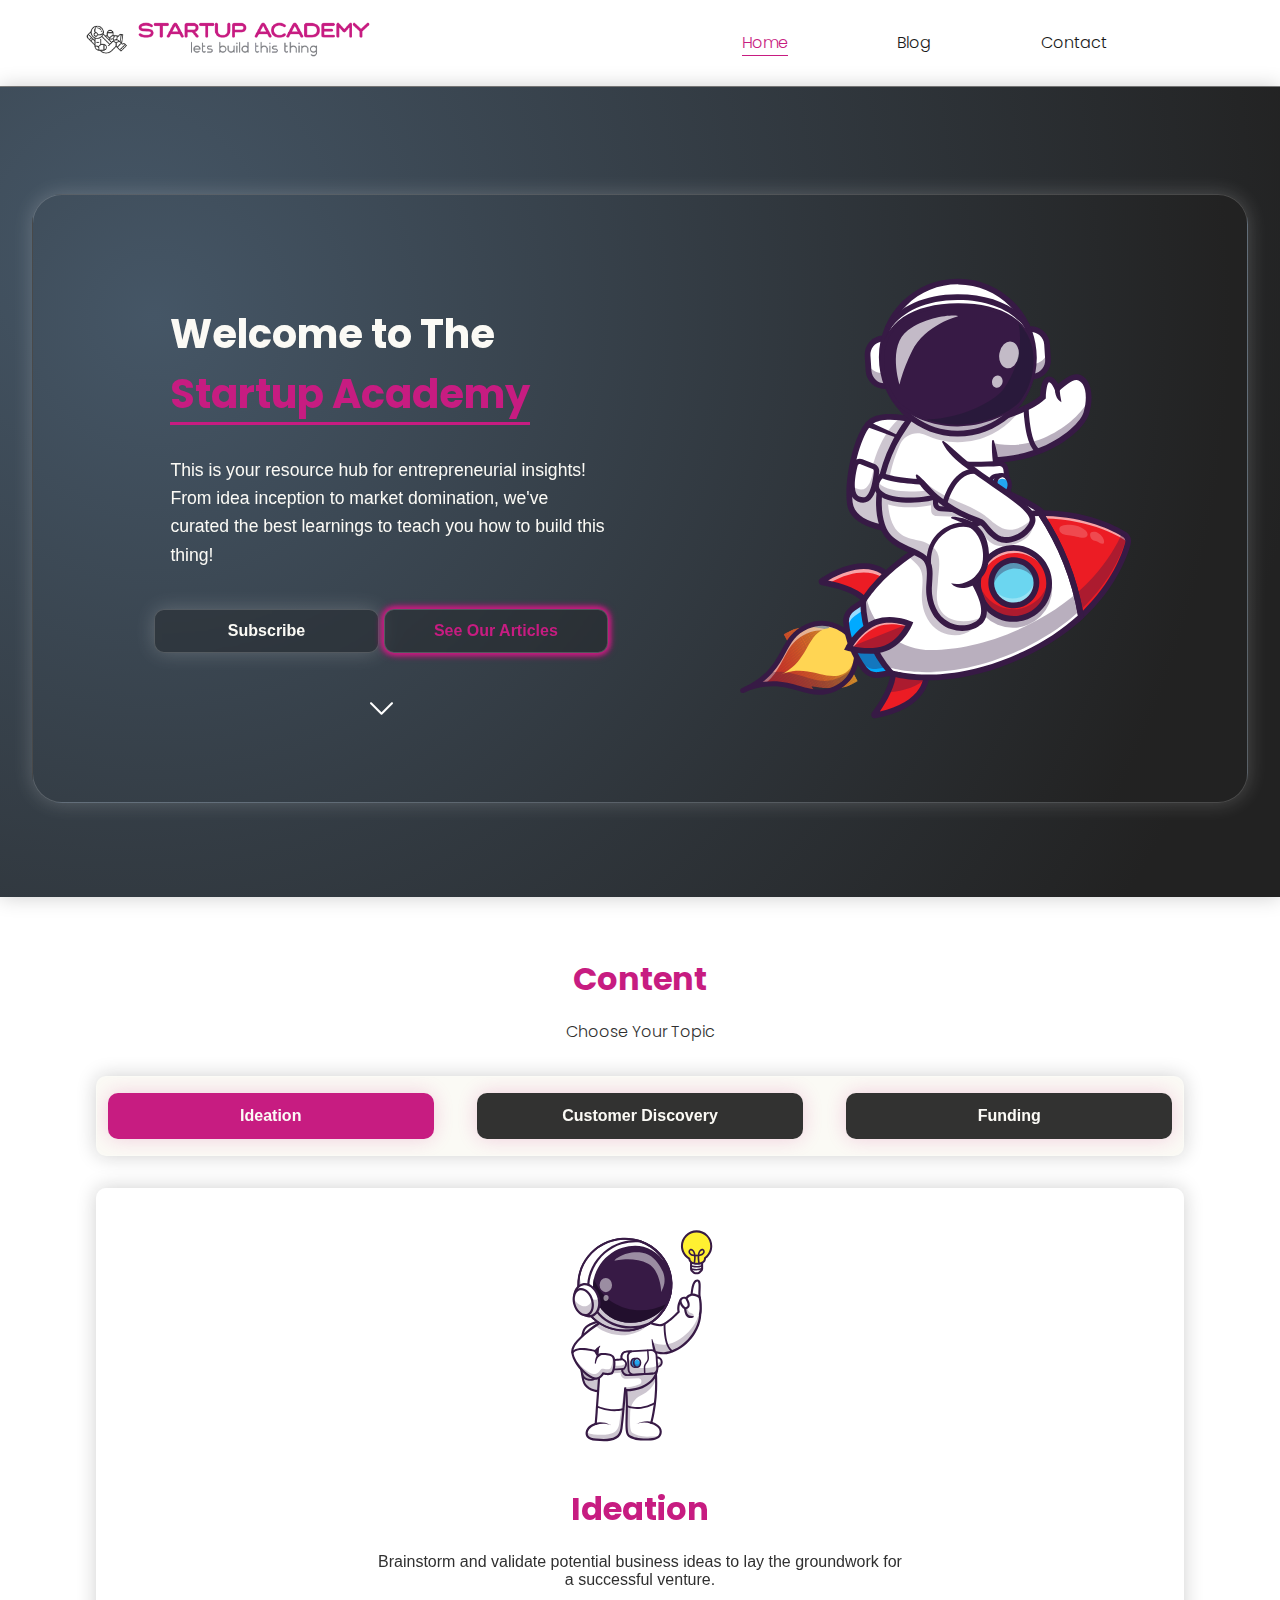
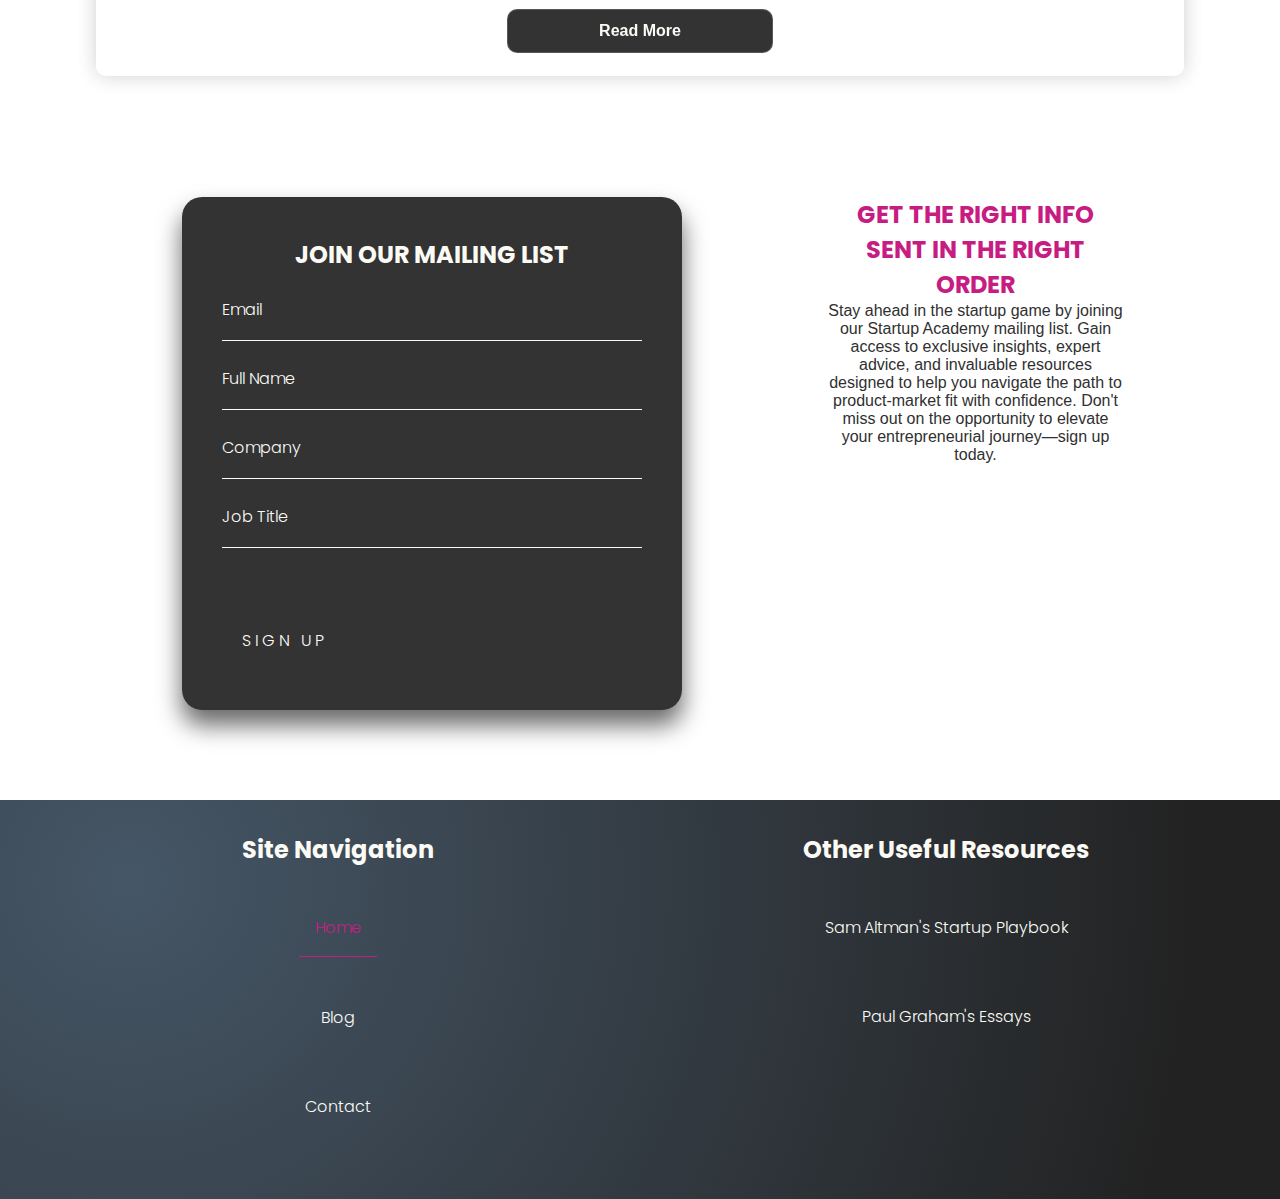
<file: index.html>
<!DOCTYPE html>
<html lang="en">

<head>
    <meta charset="UTF-8">
    <meta http-equiv="X-UA-Compatible" content="IE=edge">
    <meta name="viewport" content="width=device-width, initial-scale=1.0">
    <meta name="description" content="The best resource for Irish startup founders">
    <meta name="keywords" content="startup, entrepreneur, founder, ireland, dublin">
    <link rel="stylesheet" href="assets/css/style.css">
    <link rel="apple-touch-icon" sizes="180x180" href="assets/images/apple-touch-icon.png">
    <link rel="icon" type="image/png" sizes="32x32" href="assets/images/favicon-32x32.png">
    <link rel="icon" type="image/png" sizes="16x16" href="assets/images/favicon-16x16.png">
    <link rel="manifest" href="assets/images/site.webmanifest">
    <title>Startup Academy</title>
</head>

<body id="body">
    <header>
        <!-- navigation bar -->
        <nav class="topnav" id="myTopnav">
            <!--website logo -->
            <a href="index.html" id="logo-link" aria-label="logo link that takes you to the home page">
                <img src="assets/images/logo/500px-logo-transparent-background.webp" alt="logo" id="logo">
            </a>
            <span class="icon" id="burger-menu-icon">
                <img src="assets/images/menu-icon.svg" class="fa fa-bars" alt="burger menu"></span>

            <!-- navigation links -->
            <ul>
                <li><a href="index.html" class="active" aria-label="link that takes you to the home page">Home</a></li>
                <li><a href="blog-home.html" aria-label="link that takes you to the blog home page">Blog</a></li>
                <li><a href="contact.html" aria-label="lknk that takes you to the contact page">Contact</a></li>
            </ul>
        </nav>
    </header>
    <main>

        <!-- Hero Section -->
        <section id="hero">
            <div class="glassmorphism hero">
                <div class="hero-text-area hero-section">
                    <h1>Welcome to The <br> <span class="primary">Startup Academy</span></h1>
                    <p>This is your resource hub for entrepreneurial insights! From idea inception to market
                        domination,
                        we've curated the best learnings to teach you how to build this thing!</p>
                    <div id="hero-button-container">
                        <button type="button" id="secondary-button"
                            onclick="window.location.href = 'contact.html'">Subscribe</button>
                        <button class="main-button" id="main-button" type="button"
                            onclick="window.location.href = 'blog-home.html'">
                            <span></span>
                            <span></span>
                            <span></span>
                            <span></span>
                            See Our Articles</button>
                    </div>
                    <div class="arrow bounce">
                        <a class="fa fa-arrow-down fa-2x" href="#tab-section"
                            aria-label="scroll to content section"><img src="assets/images/down-arrow.svg"
                                alt="arrow pointing down to content section"></a>
                    </div>
                </div>
                <div class="hero-image-area hero-section">
                    <!-- hero image -->
                    <img src="assets/images/website-hero-transparent.svg" alt="hero image">
                </div>

            </div>

        </section>
        <button id="myBtn" title="Go to top" class="glassmorphism"><img src="assets/images/back-to-top.svg"
                alt="arrow pointing to the top"></button>
        <div class="content-margin-container">

            <!-- Tab Section -->
            <section class="tab-section" id="tab-section">
                <h2>Content</h2>
                <p>Choose Your Topic</p>
                <div class="tab-container">
                    <!-- Tab links -->
                    <div class="tab glassmorphism">
                        <button class="tablinks glassmorphism" id="defaultOpen"
                            onclick="openSubject(event, 'Ideation')">Ideation</button>
                        <button class="tablinks glassmorphism"
                            onclick="openSubject(event, 'Customer-Discovery')">Customer
                            Discovery</button>
                        <button class="tablinks glassmorphism" onclick="openSubject(event, 'Funding')">Funding</button>
                    </div>
                </div>
                <div class="tab-content-container">
                    <!-- Tab content -->
                    <div id="Ideation" class="tabcontent glassmorphism">
                        <img src="assets/images/ideation.svg" alt="astronaut ideating" class="astronaut-ideating">
                        <h2>Ideation</h2>
                        <p>Brainstorm and validate potential business ideas to lay the groundwork for a successful
                            venture.
                        </p>
                        <button type="button" onclick="window.location.href = 'ideation.html'">Read More</button>
                    </div>

                    <div id="Customer-Discovery" class="tabcontent glassmorphism">
                        <img src="assets/images/customer-discovery.svg" alt="two astronauts conversing">
                        <h2>Customer Discovery</h2>
                        <p>Uncover and understand your target customers' needs to achieve product-market fit and
                            resonate
                            with your intended market.</p>
                        <button type="button" onclick="window.location.href = 'customer-discovery.html'">Read
                            More</button>
                    </div>
                    <div id="Funding" class="tabcontent glassmorphism">
                        <img src="assets/images/fundraising.svg" alt="astronaut finding money in a valut">
                        <h2>Funding</h2>
                        <p>The art of raising capital and securing financial resources to fuel your startup's growth and
                            propel your entrepreneurial journey forward.</p>
                        <button type="button" onclick="window.location.href = 'fundraising.html'">Read More</button>
                    </div>
                </div>
            </section>

            <!-- Contact Section -->
            <!-- Code Sourced From Coding Stella Codepen https://codepen.io/codingstella/pen/LYJKQxB-->
            <section class="contact-section" id="home-contact">
                <div class="login-box">
                    <h2>JOIN OUR MAILING LIST</h2>
                    <form action="thank-you.html">
                        <div class="user-box">
                            <input type="email" name="email" id="email" required>
                            <label for="email">Email</label>
                        </div>
                        <div class="user-box">
                            <input type="text" name="full-name" id="full-name" required>
                            <label for="full-name">Full Name</label>
                        </div>
                        <div class="user-box">
                            <input type="text" name="company" id="company" required>
                            <label for="company">Company</label>
                        </div>
                        <div class="user-box">
                            <input type="text" name="job-title" id="job-title" required>
                            <label for="job-title">Job Title</label>
                        </div>
                        <div class="input-box">
                            <span></span>
                            <span></span>
                            <span></span>
                            <span></span>
                            <input type="submit" id="form-submit" value="submit"><label for="form-submit">SIGN UP</label>
                        </div>
                    </form>
                </div>
                <div class="contact-text">
                    <h2>GET THE RIGHT INFO SENT IN THE RIGHT ORDER</h2>
                    <p>Stay ahead in the startup game by joining our Startup Academy mailing list. Gain access to
                        exclusive
                        insights, expert advice, and invaluable resources designed to help you navigate the path to
                        product-market fit with confidence. Don't miss out on the opportunity to elevate your
                        entrepreneurial journey—sign up today.</p>
                </div>
            </section>
        </div>
    </main>

    <!-- Footer Section -->

    <footer>
        <nav>
            <h2>Site Navigation</h2>
            <ul class="footer-nav">
                <li><a href="index.html" class="active" aria-label="link that takes you to the home page">Home</a></li>
                <li><a href="blog-home.html" aria-label="link that takes you to the blog home page">Blog</a></li>
                <li><a href="contact.html" aria-label="link that takes you to the contact page">Contact</a></li>
            </ul>
        </nav>
        <div class="footer-nav">
            <h2>Other Useful Resources</h2>
            <ul class="footer-nav">
                <li>
                    <a href="https://playbook.samaltman.com/" target="_blank"
                        aria-label="link that takes you to an external website called Sam Altman's Startup Playbook">Sam
                        Altman's Startup Playbook</a>
                </li>
                <li>
                    <a href="http://www.paulgraham.com/articles.html" target="_blank"
                        aria-label="link that takes you to an external website called Paul Graham's Essays">Paul
                        Graham's Essays</a>
                </li>
            </ul>
        </div>
    </footer>
    <script src="assets/js/app.js" defer></script>
</body>

</html>
</file>
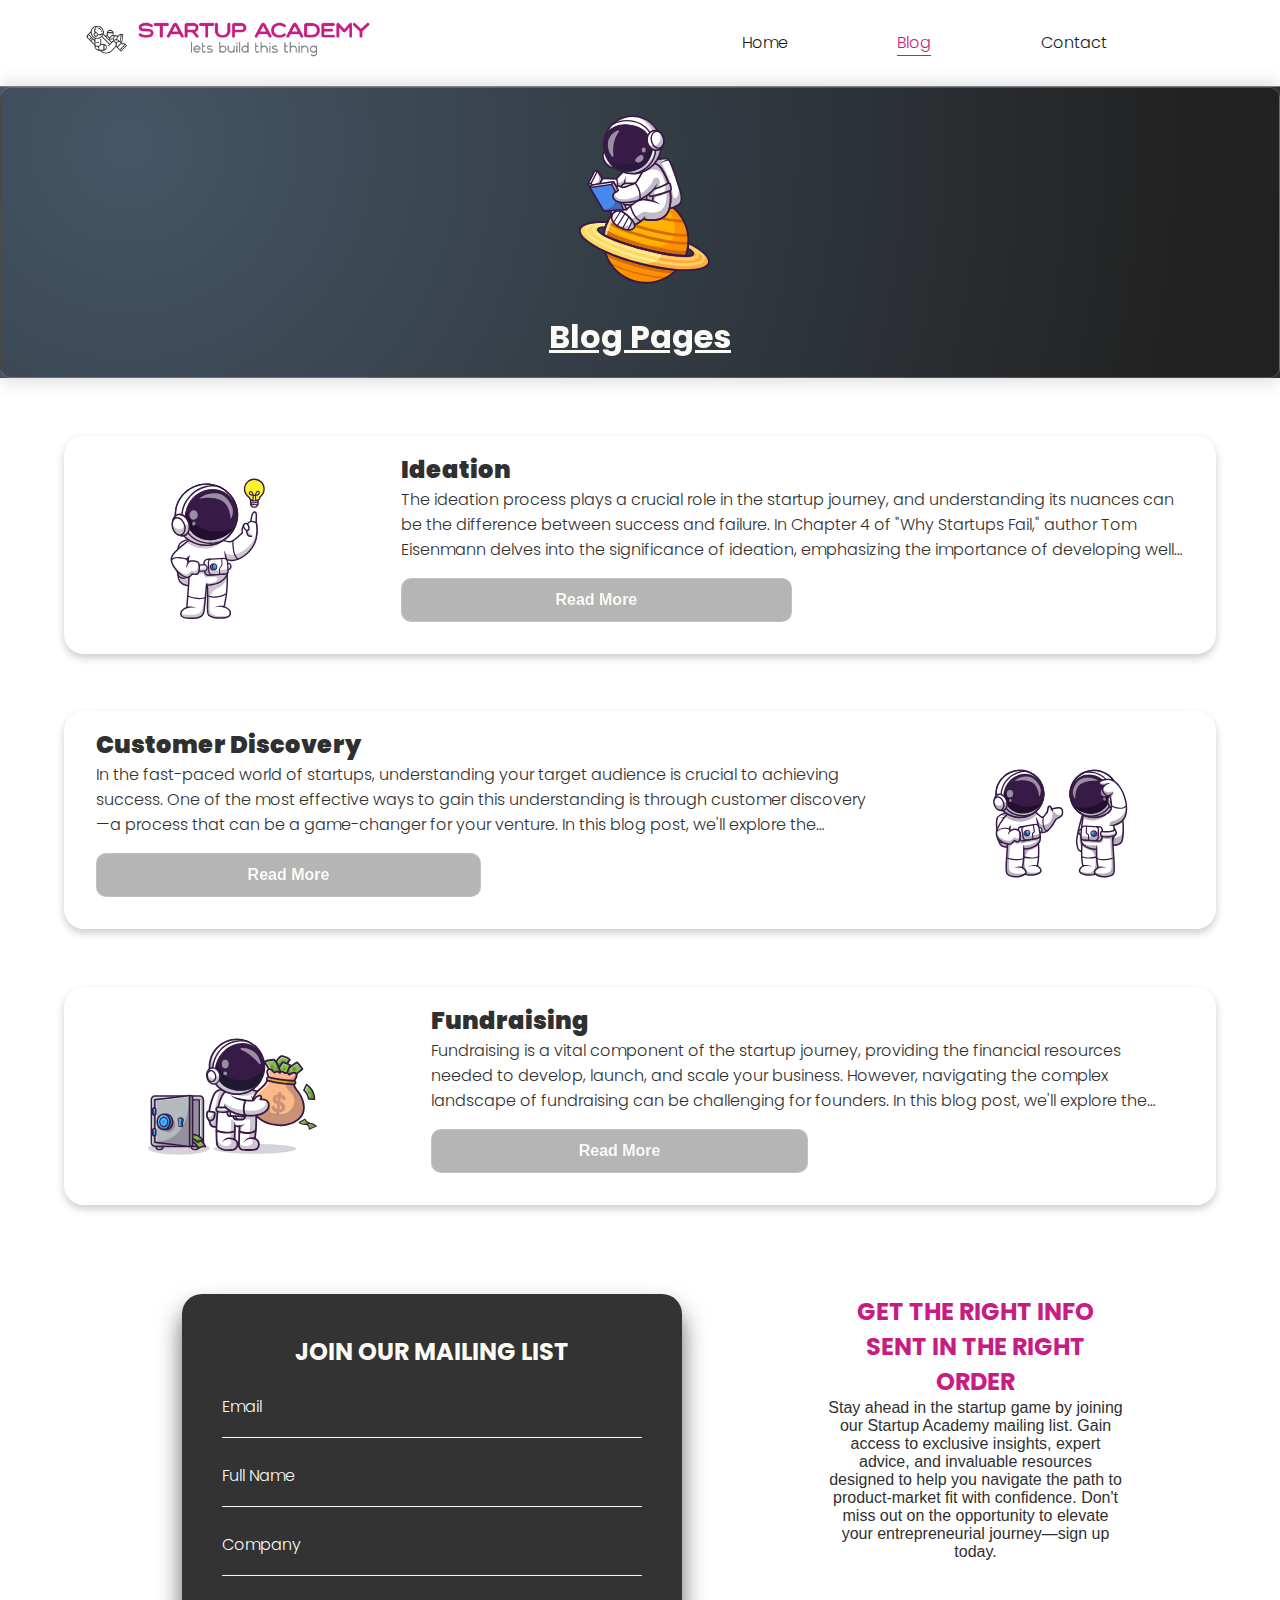
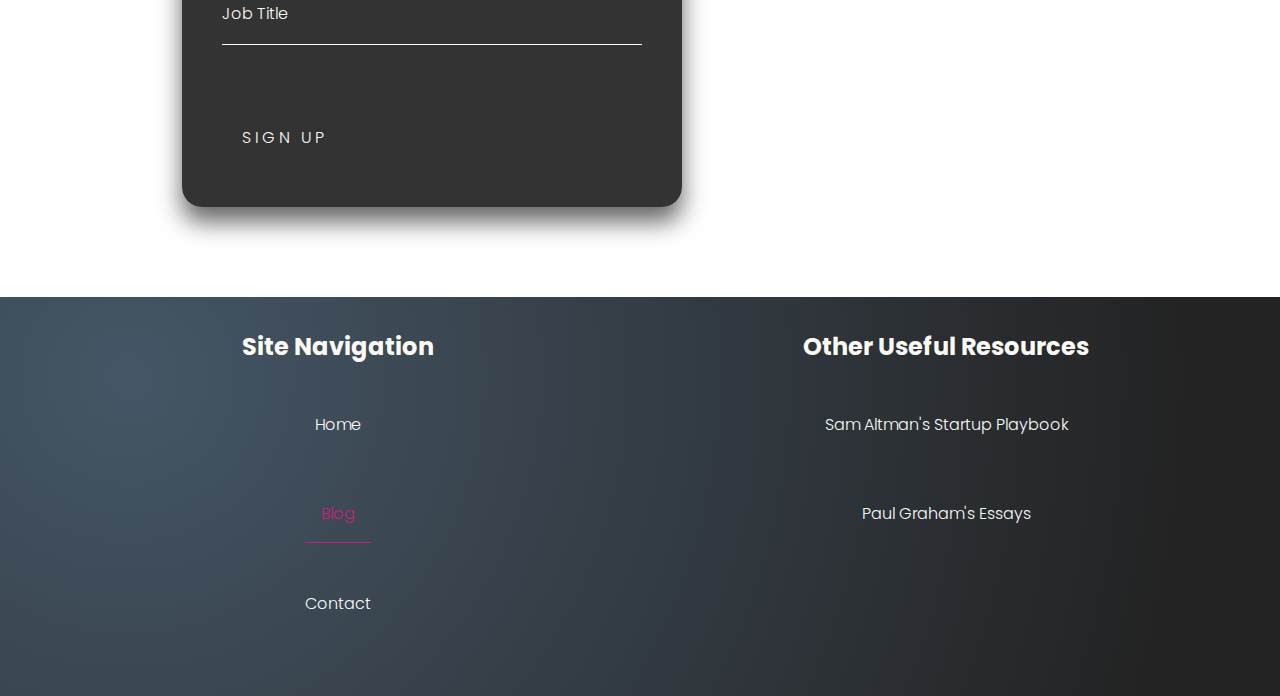
<file: blog-home.html>
<!DOCTYPE html>
<html lang="en">

<head>
    <meta charset="UTF-8">
    <meta http-equiv="X-UA-Compatible" content="IE=edge">
    <meta name="viewport" content="width=device-width, initial-scale=1.0">
    <meta name="description" content="The best resource for Irish startup founders">
    <meta name="keywords" content="startup, entrepreneur, founder, ireland, dublin">
    <link rel="stylesheet" href="assets/css/style.css">
    <link rel="apple-touch-icon" sizes="180x180" href="assets/images/apple-touch-icon.png">
    <link rel="icon" type="image/png" sizes="32x32" href="assets/images/favicon-32x32.png">
    <link rel="icon" type="image/png" sizes="16x16" href="assets/images/favicon-16x16.png">
    <link rel="manifest" href="assets/images/site.webmanifest">
    <title>Startup Academy - Blog Home</title>
</head>

<body id="body">
    <header>
        <!-- navigation bar -->
        <nav class="topnav" id="myTopnav">
            <!--website logo -->
            <a href="index.html" id="logo-link" aria-label="logo link to the home page">
                <img src="assets/images/logo/500px-logo-transparent-background.webp" alt="logo" id="logo">
            </a>
            <span class="icon" id="burger-menu-icon">
                <img src="assets/images/menu-icon.svg" class="fa fa-bars" alt="burger menu"></span>

            <!-- navigation links -->
            <ul>
                <li><a href="index.html" aria-label="navigation link to the home page">Home</a></li>
                <li><a href="blog-home.html" class="active" aria-label="navigation link to the blog home page">Blog</a>
                </li>
                <li><a href="contact.html" aria-label="navigation link to the contact home page">Contact</a></li>
            </ul>
        </nav>
    </header>
    <main>

        <!-- Blog Header Section -->
        <section id="blog-header">
            <div class="glassmorphism blog-header">
                <div class="hero-image-area hero-section">
                    <!-- hero image -->
                    <img src="assets/images/blog-header.svg" alt="hero image of astronaut riding a rocket">
                </div>
                <h1>Blog Pages</h1>
            </div>
        </section>
        <button id="myBtn" title="Go to top" class="glassmorphism"><img src="assets/images/back-to-top.svg"
                alt="arrow pointing to the top"></button>
        <div class="content-margin-container">

            <!-- Blog Home Section -->

            <div class="card card-image-left">
                <img src="assets/images/ideation.svg" alt="ideation">
                <div class="card-container">
                    <h2><b>Ideation</b></h2>
                    <p>The ideation process plays a crucial role in the startup journey, and understanding its nuances
                        can be the difference between success and failure. In Chapter 4 of "Why Startups Fail," author
                        Tom Eisenmann delves into the significance of ideation, emphasizing the importance of developing
                        well-thought-out solutions to identified problems. In this blog post, we will explore key
                        insights from the book and discuss how to effectively navigate the ideation process for your own
                        startup.</p>
                    <button type="button" onclick="window.location.href = 'ideation.html'">Read More</button>
                </div>
            </div>

            <div class="card card-image-right">
                <img src="assets/images/customer-discovery.svg" alt="customer-discovery">
                <div class="card-container">
                    <h2><b>Customer Discovery</b></h2>
                    <p>In the fast-paced world of startups, understanding your target audience is crucial to achieving
                        success. One of the most effective ways to gain this understanding is through customer
                        discovery—a process that can
                        be a game-changer
                        for your venture. In this blog post, we'll explore the importance of customer discovery, its
                        role in shaping your
                        product or service, and the key steps involved in conducting a thorough customer discovery
                        process.</p>
                    <button type="button" onclick="window.location.href = 'customer-discovery.html'">Read More</button>
                </div>
            </div>

            <div class="card card-image-left">
                <img src="assets/images/fundraising.svg" alt="fundraising">
                <div class="card-container">
                    <h2><b>Fundraising</b></h2>
                    <p>Fundraising is a vital component of the startup journey, providing the financial resources needed
                        to develop, launch, and scale your business. However, navigating the complex landscape of
                        fundraising can be challenging for founders. In this blog post, we'll explore the various stages
                        and strategies of fundraising, offering practical tips to help you secure the investment you
                        need to fuel your startup's growth.</p>
                    <button type="button" onclick="window.location.href = 'fundraising.html'">Read More</button>
                </div>
            </div>

            <!-- Contact Section -->
            <!-- Code Sourced From Coding Stella Codepen https://codepen.io/codingstella/pen/LYJKQxB-->
            <section class="contact-section">
                <div class="login-box">
                    <h2>JOIN OUR MAILING LIST</h2>
                    <form action="thank-you.html">
                        <div class="user-box">
                            <input type="email" name="email" id="email" required>
                            <label for="email">Email</label>
                        </div>
                        <div class="user-box">
                            <input type="text" name="full-name" id="full-name" required>
                            <label for="full-name">Full Name</label>
                        </div>
                        <div class="user-box">
                            <input type="text" name="company" id="company" required>
                            <label for="company">Company</label>
                        </div>
                        <div class="user-box">
                            <input type="text" name="job-title" id="job-title" required>
                            <label for="job-title">Job Title</label>
                        </div>
                        <div class="input-box">
                            <span></span>
                            <span></span>
                            <span></span>
                            <span></span>
                            <input type="submit" id="form-submit" value="submit"><label for="form-submit">SIGN UP</label>
                        </div>
                    </form>
                </div>
                <div class="contact-text">
                    <h2>GET THE RIGHT INFO SENT IN THE RIGHT ORDER</h2>
                    <p>Stay ahead in the startup game by joining our Startup Academy mailing list. Gain access to
                        exclusive
                        insights, expert advice, and invaluable resources designed to help you navigate the path to
                        product-market fit with confidence. Don't miss out on the opportunity to elevate your
                        entrepreneurial journey—sign up today.</p>
                </div>
            </section>
        </div>
    </main>

    <!-- Footer Section -->

    <footer>
        <nav>
            <h2>Site Navigation</h2>
            <ul class="footer-nav">
                <li><a href="index.html" aria-label="footer navigation link to the home page">Home</a></li>
                <li><a href="blog-home.html" class="active"
                        aria-label="footer navigation link to the blog home page">Blog</a></li>
                <li><a href="contact.html" aria-label="footer navigation link to the contact page">Contact</a></li>
            </ul>
        </nav>
        <div class="footer-nav">
            <h2>Other Useful Resources</h2>
            <ul class="footer-nav">
                <li>
                    <a href="https://playbook.samaltman.com/" target="_blank"
                        aria-label="link to an external website called Sam Altman's Startup Playbook">Sam Altman's
                        Startup Playbook</a>
                </li>
                <li>
                    <a href="http://www.paulgraham.com/articles.html" target="_blank"
                        aria-label="link to an external website called Paul Graham's Essays">Paul Graham's Essays</a>
                </li>
            </ul>
        </div>
    </footer>
    <script src="assets/js/app.js" defer></script>
</body>

</html>
</file>
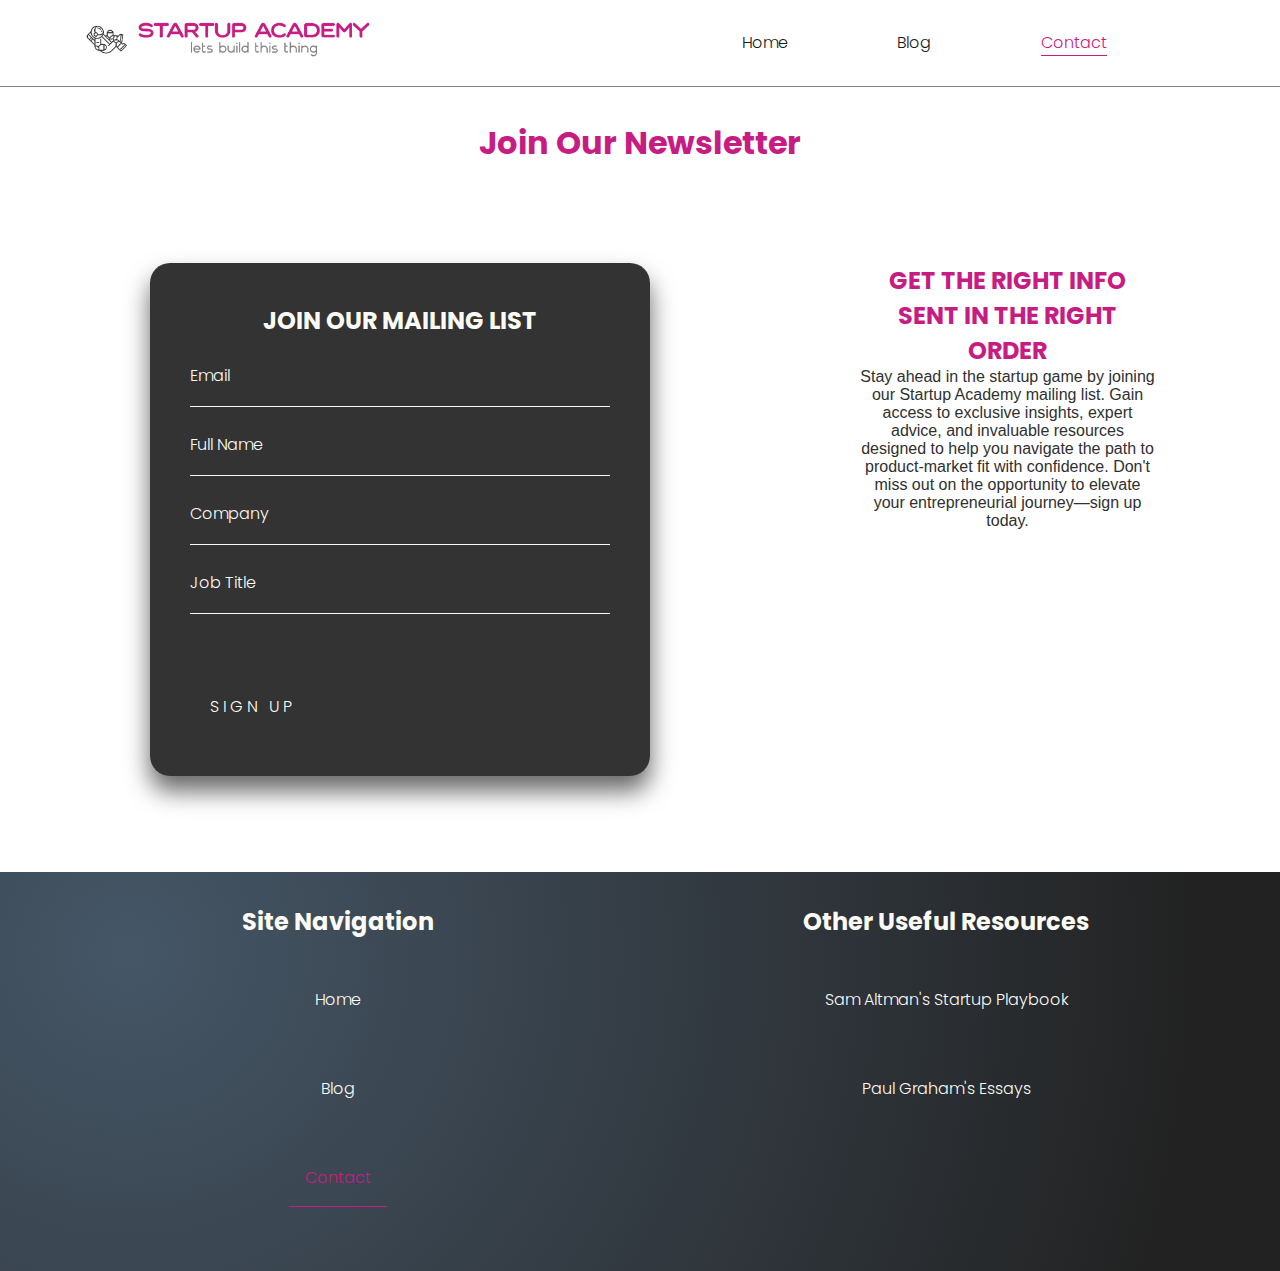
<file: contact.html>
<!DOCTYPE html>
<html lang="en">

<head>
    <meta charset="UTF-8">
    <meta http-equiv="X-UA-Compatible" content="IE=edge">
    <meta name="viewport" content="width=device-width, initial-scale=1.0">
    <meta name="description" content="The best resource for Irish startup founders">
    <meta name="keywords" content="startup, entrepreneur, founder, ireland, dublin">
    <link rel="stylesheet" href="assets/css/style.css">
    <link rel="apple-touch-icon" sizes="180x180" href="assets/images/apple-touch-icon.png">
    <link rel="icon" type="image/png" sizes="32x32" href="assets/images/favicon-32x32.png">
    <link rel="icon" type="image/png" sizes="16x16" href="assets/images/favicon-16x16.png">
    <link rel="manifest" href="assets/images/site.webmanifest">
    <title>Startup Academy Contact</title>
</head>

<body id="body">
    <header>
        <!-- navigation bar -->
        <nav class="topnav" id="myTopnav">
            <!--website logo -->
            <a href="index.html" id="logo-link" aria-label="logo link to the home page">
                <img src="assets/images/logo/500px-logo-transparent-background.webp" alt="logo" id="logo">
            </a>
            <span class="icon" id="burger-menu-icon">
                <img src="assets/images/menu-icon.svg" class="fa fa-bars" alt="burger menu"></span>

            <!-- navigation links -->
            <ul>
                <li><a href="index.html" aria-label="navigation link to the home page">Home</a></li>
                <li><a href="blog-home.html" aria-label="navigation link to the blog home page">Blog</a></li>
                <li><a href="contact.html" class="active" aria-label="navigation link to the contact page">Contact</a>
                </li>
            </ul>
        </nav>
    </header>
    <main class="contact-main">
        <h1>Join Our Newsletter</h1>

        <!-- Contact Section -->
        <!-- Code Sourced From Coding Stella Codepen https://codepen.io/codingstella/pen/LYJKQxB-->
        <button id="myBtn" title="Go to top" class="glassmorphism"><img src="assets/images/back-to-top.svg" alt="back to top button"></button>
        <section class="contact-section">
            <div class="login-box">
                <h2>JOIN OUR MAILING LIST</h2>
                <form action="thank-you.html">
                    <div class="user-box">
                        <input type="email" name="email" id="email" required>
                        <label for="email">Email</label>
                    </div>
                    <div class="user-box">
                        <input type="text" name="full-name" id="full-name" required>
                        <label for="full-name">Full Name</label>
                    </div>
                    <div class="user-box">
                        <input type="text" name="company" id="company" required>
                        <label for="company">Company</label>
                    </div>
                    <div class="user-box">
                        <input type="text" name="job-title" id="job-title" required>
                        <label for="job-title">Job Title</label>
                    </div>
                    <div class="input-box">
                        <span></span>
                        <span></span>
                        <span></span>
                        <span></span>
                        <input type="submit" id="form-submit" value="submit"><label for="form-submit">SIGN UP</label>
                    </div>
                </form>
            </div>
            <div class="contact-text">
                <h2>GET THE RIGHT INFO SENT IN THE RIGHT ORDER</h2>
                <p>Stay ahead in the startup game by joining our Startup Academy mailing list. Gain access to exclusive
                    insights, expert advice, and invaluable resources designed to help you navigate the path to
                    product-market fit with confidence. Don't miss out on the opportunity to elevate your
                    entrepreneurial journey—sign up today.</p>
            </div>
        </section>
    </main>

    <!--Footer Section -->

    <footer>
        <nav>
            <h2>Site Navigation</h2>
            <ul class="footer-nav">
                <li><a href="index.html" aria-label="footer navigation link to the home page">Home</a></li>
                <li><a href="blog-home.html" aria-label="footer navigation link to the blog home page">Blog</a></li>
                <li><a href="contact.html" class="active"
                        aria-label="footer navigation link to the contact page">Contact</a></li>
            </ul>
        </nav>
        <div class="footer-nav">
            <h2>Other Useful Resources</h2>
            <ul class="footer-nav">
                <li>
                    <a href="https://playbook.samaltman.com/" target="_blank"
                        aria-label="link to an external website called Sam Altman's Startup Playbook">Sam Altman's
                        Startup Playbook</a>
                </li>
                <li>
                    <a href="http://www.paulgraham.com/articles.html" target="_blank"
                        aria-label="link to an external website called Paul Graham's Essays">Paul Graham's Essays</a>
                </li>
            </ul>
        </div>
    </footer>
    <script src="assets/js/app.js" defer></script>
</body>

</html>
</file>
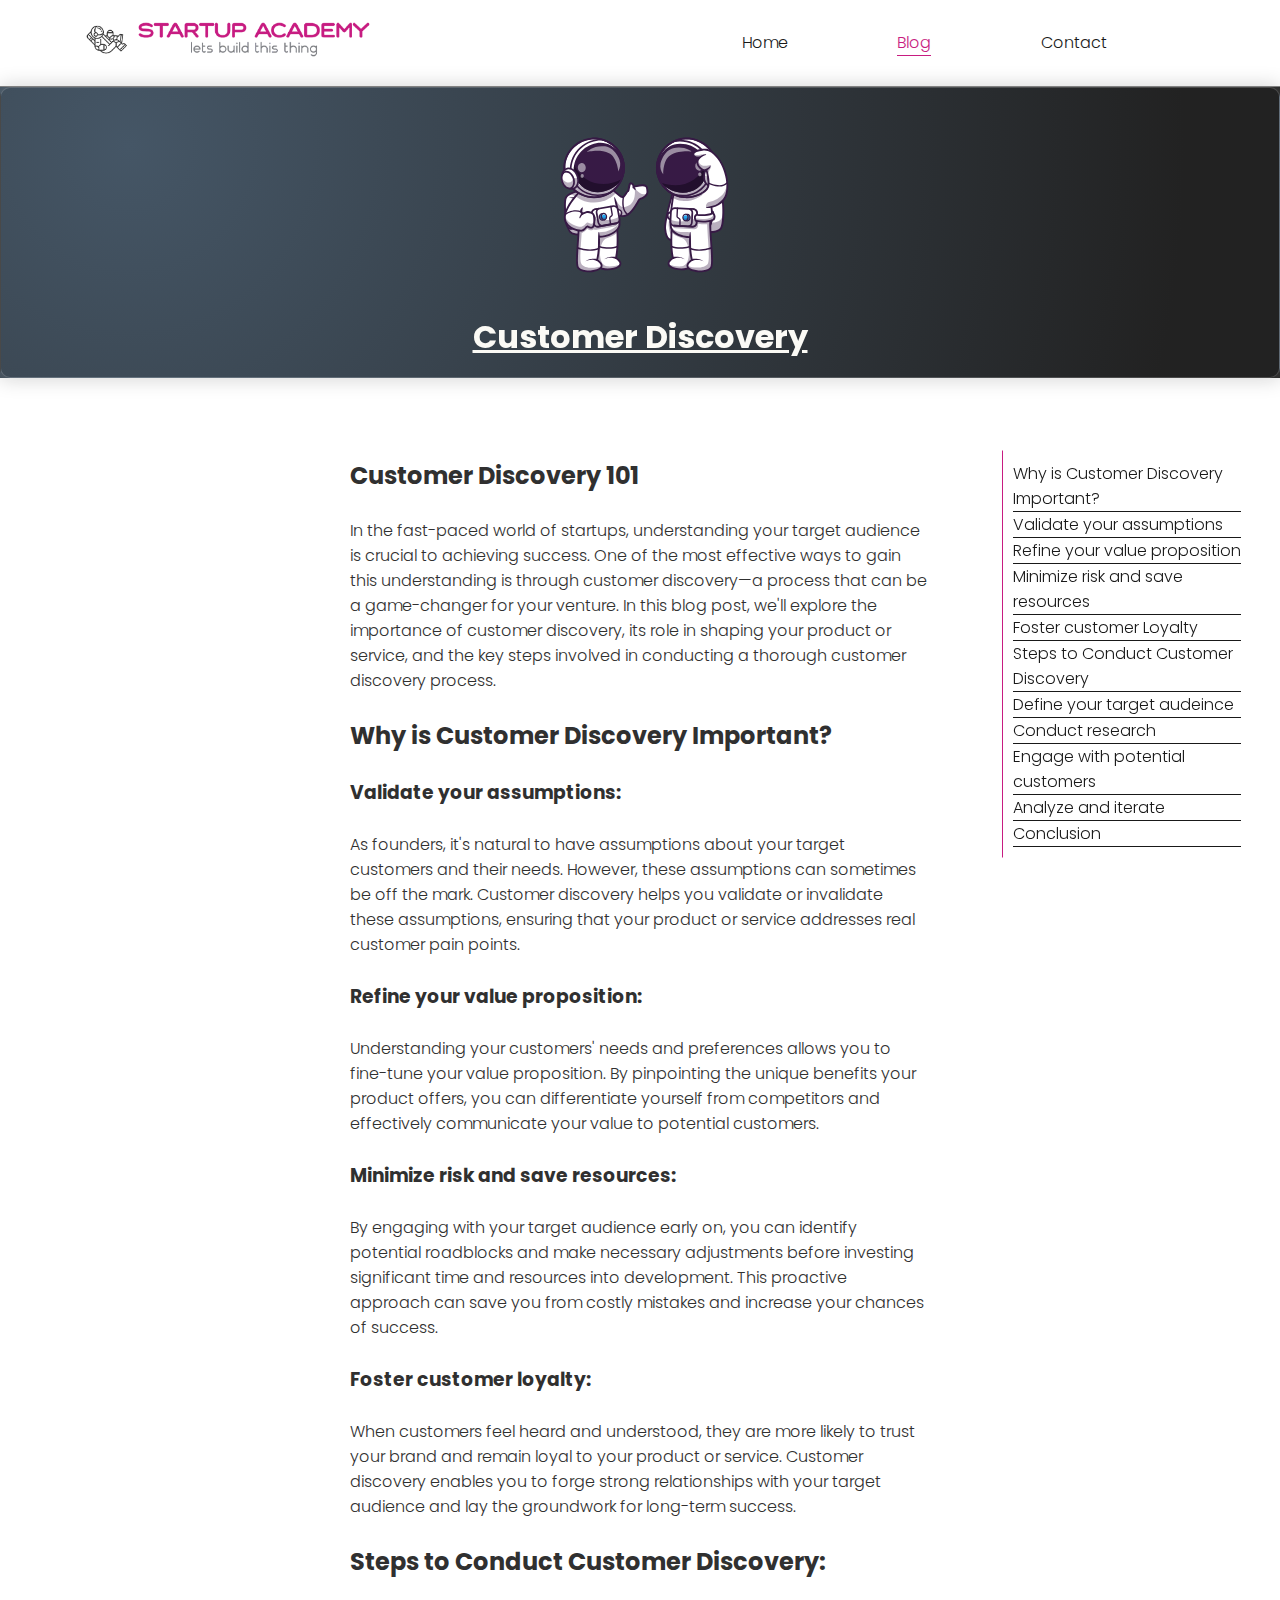
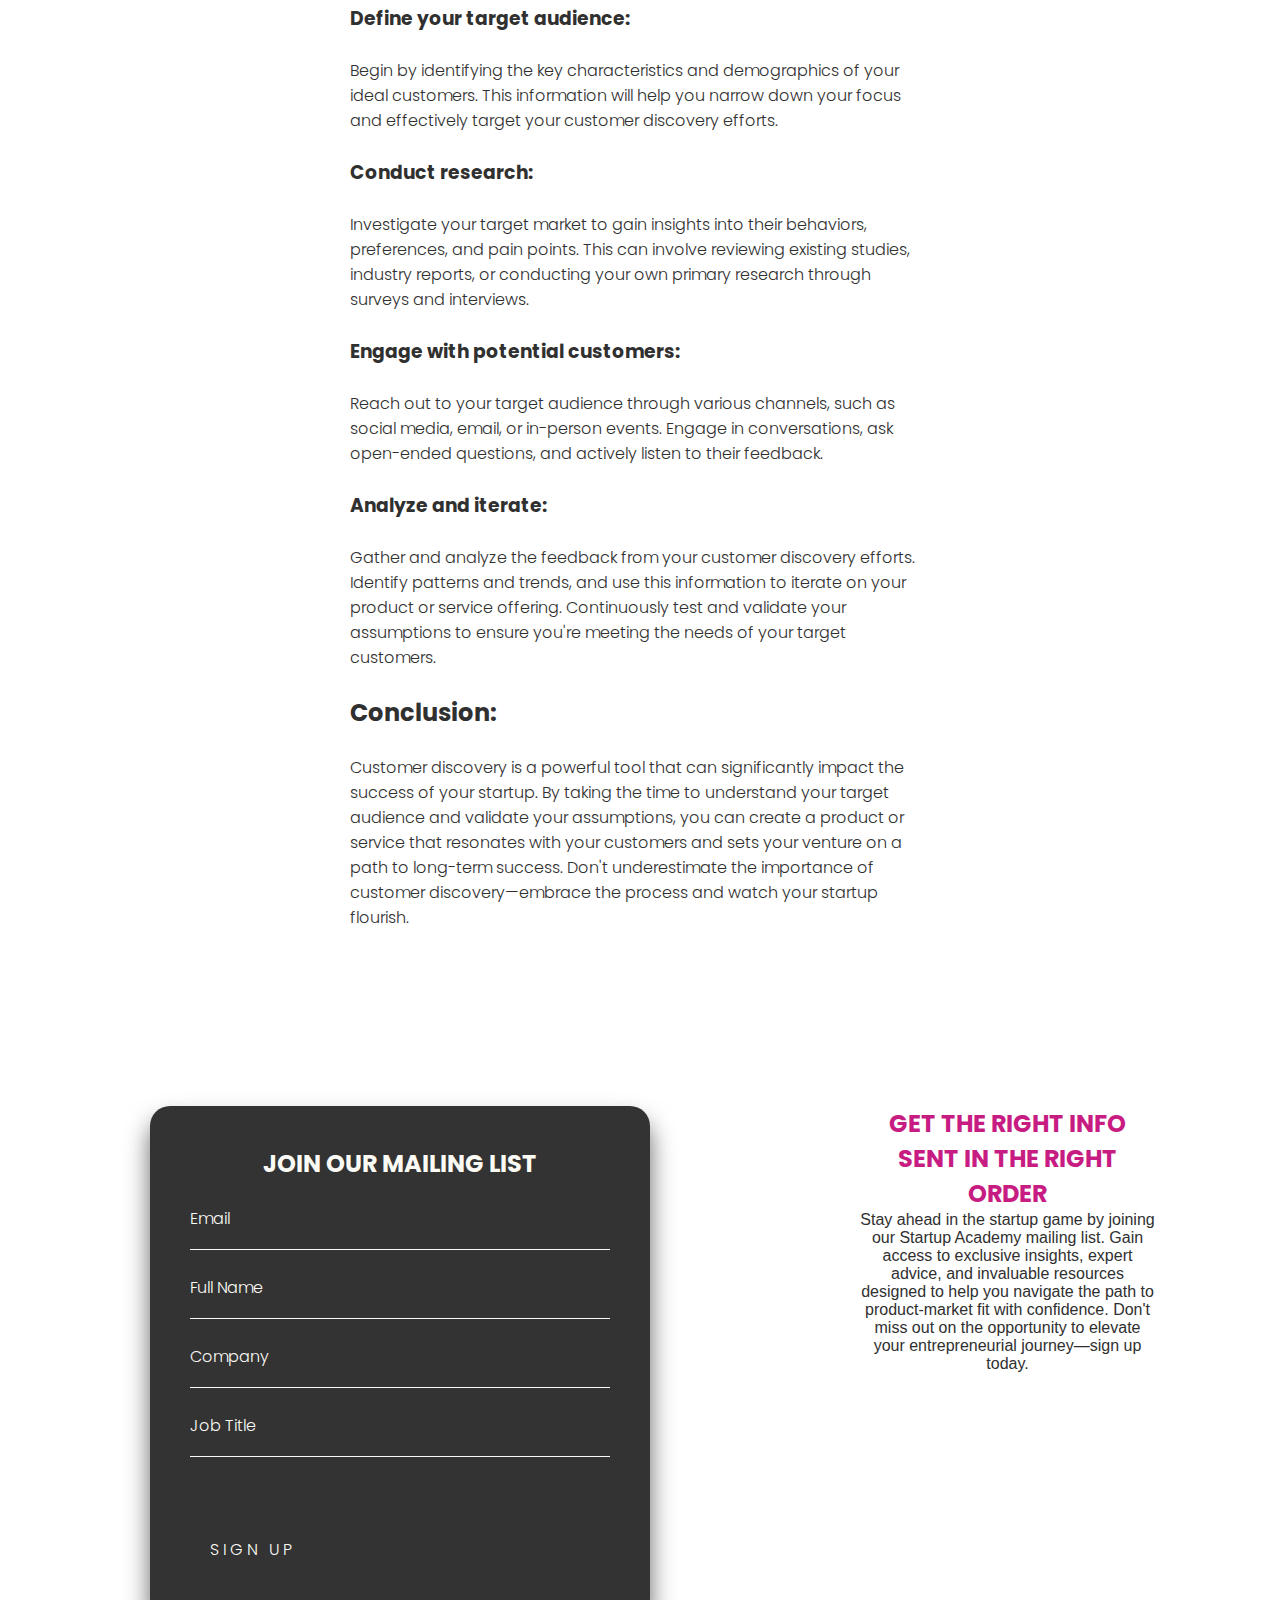
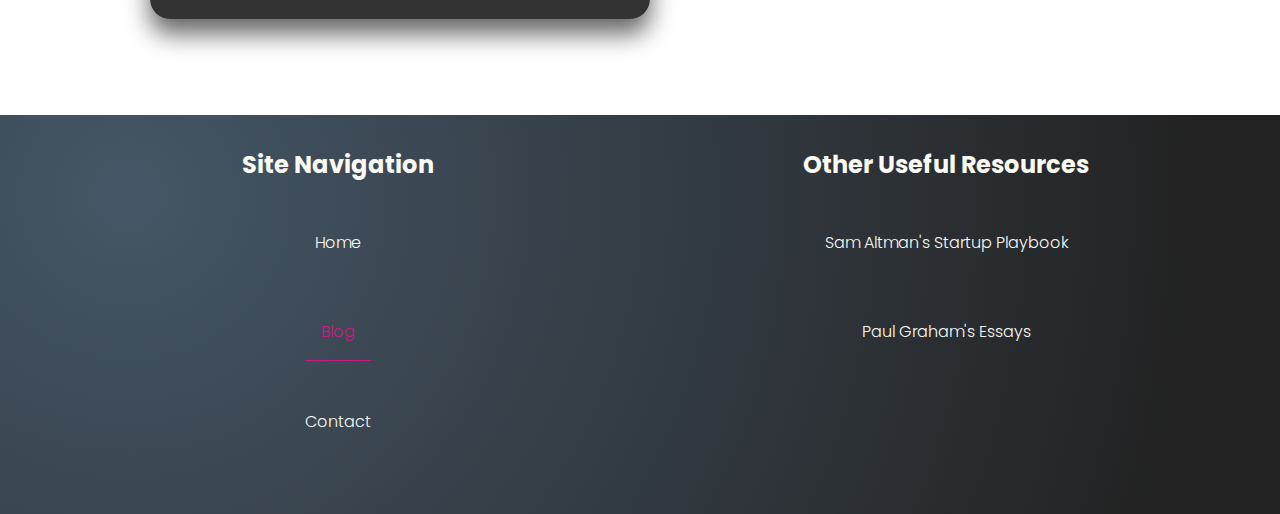
<file: customer-discovery.html>
<!DOCTYPE html>
<html lang="en">

<head>
    <meta charset="UTF-8">
    <meta http-equiv="X-UA-Compatible" content="IE=edge">
    <meta name="viewport" content="width=device-width, initial-scale=1.0">
    <meta name="description" content="The best resource for Irish startup founders">
    <meta name="keywords" content="startup, entrepreneur, founder, ireland, dublin">
    <link rel="stylesheet" href="assets/css/style.css">
    <link rel="apple-touch-icon" sizes="180x180" href="assets/images/apple-touch-icon.png">
    <link rel="icon" type="image/png" sizes="32x32" href="assets/images/favicon-32x32.png">
    <link rel="icon" type="image/png" sizes="16x16" href="assets/images/favicon-16x16.png">
    <link rel="manifest" href="assets/images/site.webmanifest">
    <title>Startup Academ - Customer Discovery</title>
</head>

<body id="body">
    <header>
        <!-- navigation bar -->
        <nav class="topnav" id="myTopnav">
            <!--website logo -->
            <a href="index.html" id="logo-link" aria-label="logo link to the home page">
                <img src="assets/images/logo/500px-logo-transparent-background.webp" alt="logo" id="logo">
            </a>
            <span class="icon" id="burger-menu-icon">
                <img src="assets/images/menu-icon.svg" class="fa fa-bars" alt ="burger menu"></span>

            <!-- navigation links -->
            <ul>
                <li><a href="index.html" aria-label="navigation link to the home page">Home</a></li>
                <li><a href="blog-home.html" class="active" aria-label="navigation link to the blog home page">Blog</a></li>
                <li><a href="contact.html" aria-label="navigation link to the contact page">Contact</a></li>
            </ul>
        </nav>
    </header>
    <main>

        <!-- Blog Header Section -->
        <section id="blog-header">
            <div class="glassmorphism blog-header">
                <div class="hero-image-area hero-section">
                    <!-- hero image -->
                    <img src="assets/images/customer-discovery.svg" alt="hero image">
                </div>
                <h1>Customer Discovery</h1>
            </div>
        </section>
        <button id="myBtn" title="Go to top" class="glassmorphism"><img src = "assets/images/back-to-top.svg" alt = "arrow pointing to the top"></button>
        <div class="content-margin-container">

            <!-- Blog Section -->
            <div class="blog-content">
                <div class="content-wrapper content-wrapper-first">
                    <h2>Customer Discovery 101</h2>
                    <br>
                    <p>In the fast-paced world of startups, understanding your target audience is crucial to achieving
                        success.
                        One of the
                        most effective ways to gain this understanding is through customer discovery—a process that can
                        be a
                        game-changer
                        for your venture. In this blog post, we'll explore the importance of customer discovery, its
                        role in
                        shaping your
                        product or service, and the key steps involved in conducting a thorough customer discovery
                        process.</p>
                    <br>
                    <h2 id="heading-1">Why is Customer Discovery Important?</h2>
                    <br>

                    <h3 id="heading-1a">Validate your assumptions:</h3>
                    <br>
                    <p>
                        As founders, it's natural to have assumptions about your target customers and their needs.
                        However,
                        these
                        assumptions can sometimes be off the mark. Customer discovery helps you validate or invalidate
                        these
                        assumptions,
                        ensuring that your product or service addresses real customer pain points.
                    </p>
                    <br>

                    <h3 id="heading-1b">Refine your value proposition:</h3>
                    <br>
                    <p>
                        Understanding your customers' needs and preferences allows you to fine-tune your value
                        proposition. By
                        pinpointing
                        the unique benefits your product offers, you can differentiate yourself from competitors and
                        effectively
                        communicate
                        your value to potential customers.
                    </p>
                    <br>

                    <h3 id="heading-1c">Minimize risk and save resources:</h3>
                    <br>
                    <p>
                        By engaging with your target audience early on, you can identify potential roadblocks and make
                        necessary
                        adjustments
                        before investing significant time and resources into development. This proactive approach can
                        save you
                        from costly
                        mistakes and increase your chances of success.
                    </p>
                    <br>

                    <h3 id="heading-1d">Foster customer loyalty:</h3>
                    <br>
                    <p>
                        When customers feel heard and understood, they are more likely to trust your brand and remain
                        loyal to
                        your product
                        or service. Customer discovery enables you to forge strong relationships with your target
                        audience and
                        lay the
                        groundwork for long-term success.
                    </p>
                    <br>

                    <h2 id="heading-2">Steps to Conduct Customer Discovery:</h2>
                    <br>

                    <h3 id="heading-2a">Define your target audience:</h3>
                    <br>
                    <p>
                        Begin by identifying the key characteristics and demographics of your ideal customers. This
                        information
                        will help
                        you narrow down your focus and effectively target your customer discovery efforts.
                    </p>
                    <br>

                    <h3 id="heading-2b">Conduct research:</h3>
                    <br>
                    <p>
                        Investigate your target market to gain insights into their behaviors, preferences, and pain
                        points. This
                        can involve
                        reviewing existing studies, industry reports, or conducting your own primary research through
                        surveys
                        and
                        interviews.
                    </p>
                    <br>

                    <h3 id="heading-2c">Engage with potential customers:</h3>
                    <br>
                    <p>
                        Reach out to your target audience through various channels, such as social media, email, or
                        in-person
                        events. Engage
                        in conversations, ask open-ended questions, and actively listen to their feedback.
                    </p>
                    <br>

                    <h3 id="heading-2d">Analyze and iterate:</h3>
                    <br>
                    <p>
                        Gather and analyze the feedback from your customer discovery efforts. Identify patterns and
                        trends, and
                        use this
                        information to iterate on your product or service offering. Continuously test and validate your
                        assumptions to
                        ensure you're meeting the needs of your target customers.
                    </p>
                    <br>

                    <h2 id="heading-3">Conclusion:</h2>
                    <br>
                    <p>Customer discovery is a powerful tool that can significantly impact the success of your startup.
                        By
                        taking the time
                        to understand your target audience and validate your assumptions, you can create a product or
                        service
                        that resonates
                        with your customers and sets your venture on a path to long-term success. Don't underestimate
                        the
                        importance of
                        customer discovery—embrace the process and watch your startup flourish.
                    </p>
                </div>
            </div>
        </div>

        <div class="chapter-sidebar glassmorphism" id="nav-sidebar">
            <div class="sidebar js-sidebar">
                <div class="sidebar-wrapper">
                    <ul class="sidebar-list">
                        <li class="sidebar-list-item"> <a class="sidebar-link" href="#heading-1" aria-label="jump to the why is customer discovery important heading">Why is Customer
                                Discovery Important?</a> </li>
                        <li class="sidebar-list-item"> <a class="sidebar-link" href="#heading-1a" aria-label="jump to the validate your assumptions heading">Validate your
                                assumptions</a> </li>
                        <li class="sidebar-list-item"><a class="sidebar-link" href="#heading-1b" aria-label="jump to the refine your value proposition heading">Refine your value
                                proposition</a></li>
                        <li class="sidebar-list-item"><a class="sidebar-link" href="#heading-1c" aria-label="jump to the minimize risk and save resources heading">Minimize risk and
                                save resources</a></li>
                        <li class="sidebar-list-item"> <a class="sidebar-link" href="#heading-1d" aria-label="jump to the Foster customer loyalty heading">Foster customer
                                Loyalty</a> </li>
                        <li class="sidebar-list-item"> <a class="sidebar-link" href="#heading-2" aria-label="jump to the steps to conduct customer discovery heading">Steps to Conduct
                                Customer Discovery</a> </li>
                        <li class="sidebar-list-item"> <a class="sidebar-link" href="#heading-2a" aria-label="jump to the define your target audience heading">Define your target
                                audeince</a>
                        </li>
                        <li class="sidebar-list-item"> <a class="sidebar-link" href="#heading-2b" aria-label="jump to the conduct research heading">Conduct research</a>
                        </li>
                        <li class="sidebar-list-item"> <a class="sidebar-link" href="#heading-2c" aria-label="jump to the engage with potential customers heading">Engage with
                                potential customers</a> </li>
                        <li class="sidebar-list-item"> <a class="sidebar-link" href="heading-2d" aria-label="jump to the analyze and iterate heading">Analyze and
                                iterate</a> </li>
                        <li class="sidebar-list-item"> <a class="sidebar-link" href="#heading-3" aria-label="jump to the conclusion heading">Conclusion</a> </li>
                    </ul>
                </div>
            </div>
        </div>

        <!-- Contact Section -->
        <!-- Code Sourced From Coding Stella Codepen https://codepen.io/codingstella/pen/LYJKQxB-->
        <section class="contact-section">
            <div class="login-box">
                <h2>JOIN OUR MAILING LIST</h2>
                <form action="thank-you.html">
                    <div class="user-box">
                        <input type="email" name="email" id="email" required>
                        <label for="email">Email</label>
                    </div>
                    <div class="user-box">
                        <input type="text" name="full-name" id="full-name" required>
                        <label for="full-name">Full Name</label>
                    </div>
                    <div class="user-box">
                        <input type="text" name="company" id="company" required>
                        <label for="company">Company</label>
                    </div>
                    <div class="user-box">
                        <input type="text" name="job-title" id="job-title" required>
                        <label for="job-title">Job Title</label>
                    </div>
                    <div class="input-box">
                        <span></span>
                        <span></span>
                        <span></span>
                        <span></span>
                        <input type="submit" id="form-submit" value="submit"><label for="form-submit">SIGN UP</label>
                    </div>
                </form>
            </div>
            <div class="contact-text">
                <h2>GET THE RIGHT INFO SENT IN THE RIGHT ORDER</h2>
                <p>Stay ahead in the startup game by joining our Startup Academy mailing list. Gain access to exclusive
                    insights, expert advice, and invaluable resources designed to help you navigate the path to
                    product-market fit with confidence. Don't miss out on the opportunity to elevate your
                    entrepreneurial journey—sign up today.</p>
            </div>
        </section>
    </main>

    <!-- Footer Section -->

    <footer>
        <nav>
            <h2>Site Navigation</h2>
            <ul class="footer-nav">
                <li><a href="index.html" aria-label="footer navigation link to the home page">Home</a></li>
                <li><a href="blog-home.html" class="active" aria-label="footer navigation link to the blog home page">Blog</a></li>
                <li><a href="contact.html" aria-label="footer navigation link to the contact page">Contact</a></li>
            </ul>
        </nav>
        <div class="footer-nav">
            <h2>Other Useful Resources</h2>
            <ul class="footer-nav">
                <li>
                    <a href="https://playbook.samaltman.com/" target="_blank" aria-label="link to an external website called Sam Altman's Startup Playbook">Sam Altman's Startup Playbook</a>
                </li>
                <li>
                    <a href="http://www.paulgraham.com/articles.html" target="_blank" aria-label="link to an external website called Paul Graham's Essays">Paul Graham's Essays</a>
                </li>
            </ul>
        </div>
    </footer>
    <script src="assets/js/blog.js" defer></script>
    <script src="assets/js/app.js" defer></script>
</body>
</html>
</file>
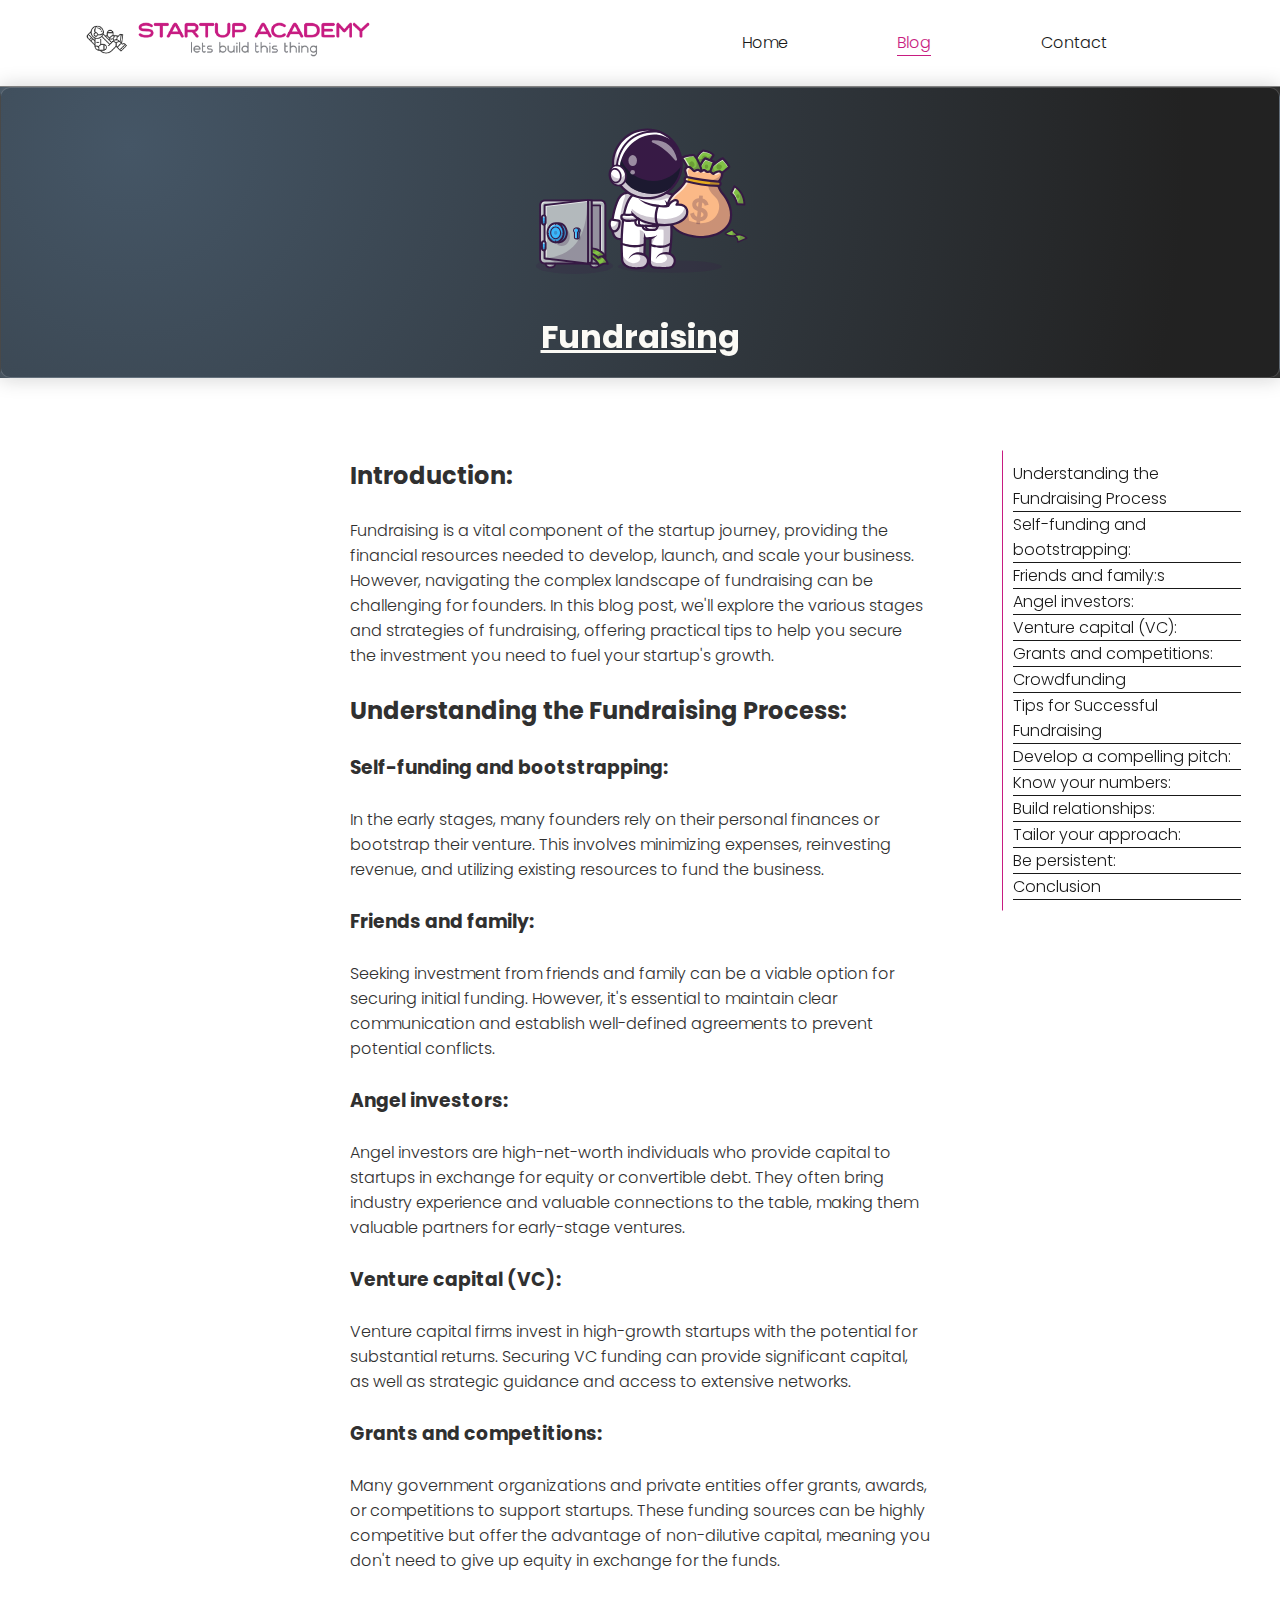
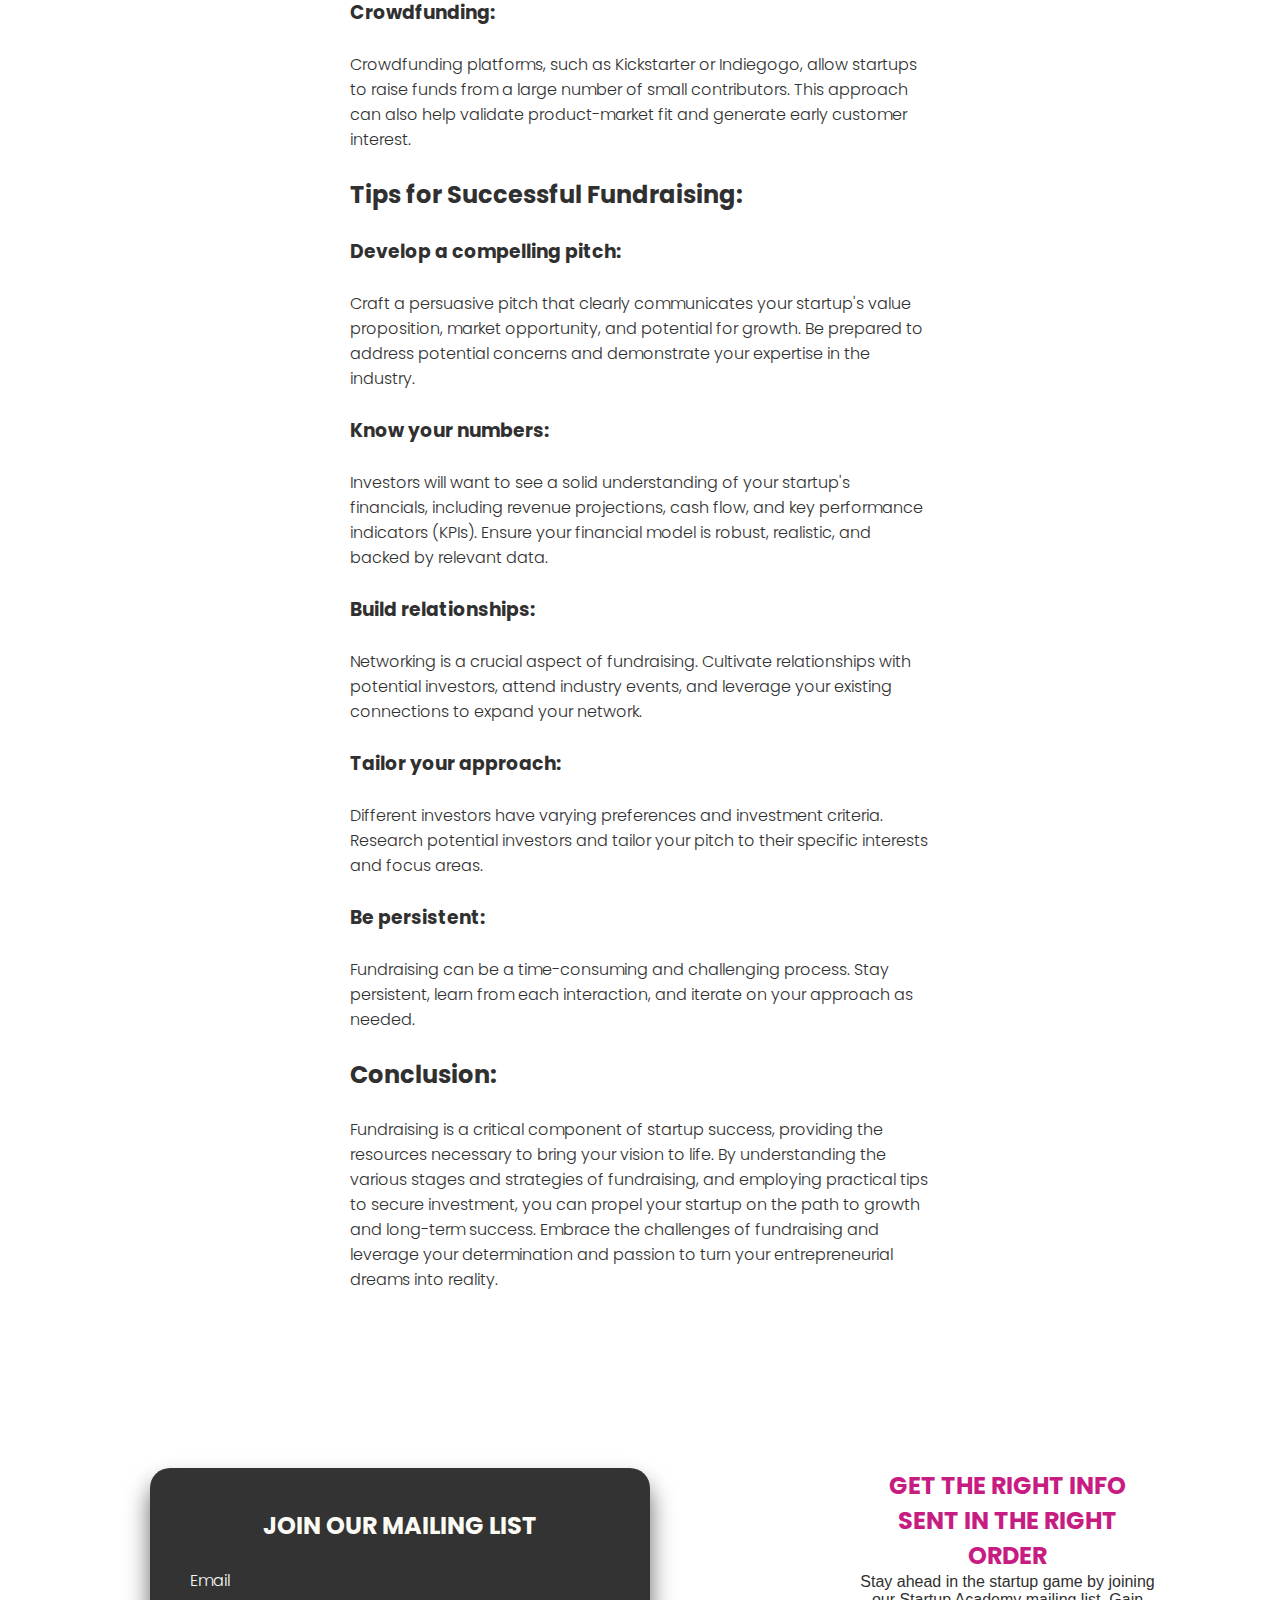
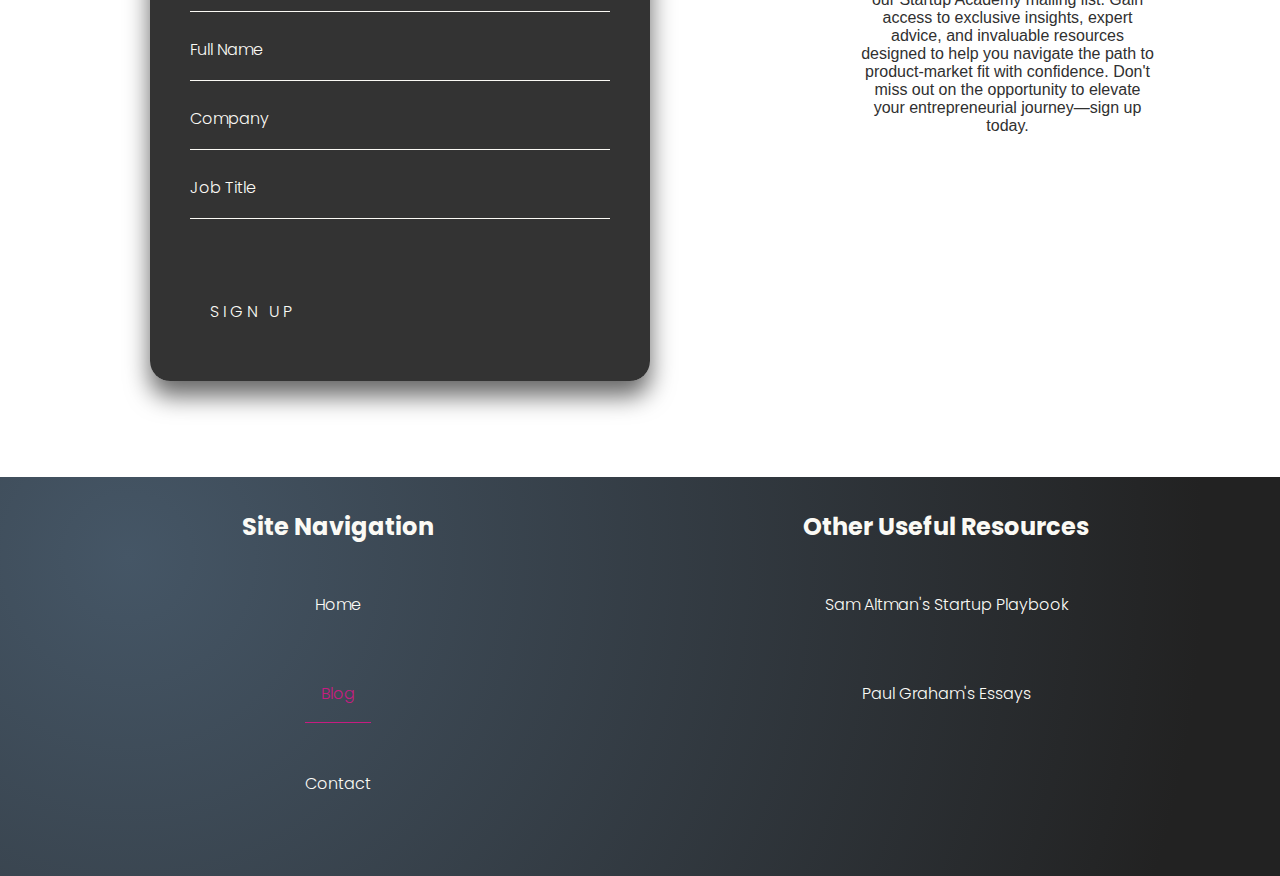
<file: fundraising.html>
<!DOCTYPE html>
<html lang="en">

<head>
    <meta charset="UTF-8">
    <meta http-equiv="X-UA-Compatible" content="IE=edge">
    <meta name="viewport" content="width=device-width, initial-scale=1.0">
    <meta name="description" content="The best resource for Irish startup founders">
    <meta name="keywords" content="startup, entrepreneur, founder, ireland, dublin">
    <link rel="stylesheet" href="assets/css/style.css">
    <link rel="apple-touch-icon" sizes="180x180" href="assets/images/apple-touch-icon.png">
    <link rel="icon" type="image/png" sizes="32x32" href="assets/images/favicon-32x32.png">
    <link rel="icon" type="image/png" sizes="16x16" href="assets/images/favicon-16x16.png">
    <link rel="manifest" href="assets/images/site.webmanifest">
    <title>Startup Academy - Fundraising</title>
</head>

<body id="body">
    <header>
        <!-- navigation bar -->
        <nav class="topnav" id="myTopnav">
            <!--website logo -->
            <a href="index.html" id="logo-link" aria-label="logo link to the home page">
                <img src="assets/images/logo/500px-logo-transparent-background.webp" alt="logo" id="logo">
            </a>
            <span class="icon" id="burger-menu-icon">
                <img src="assets/images/menu-icon.svg" class="fa fa-bars" alt="burger menu"></span>

            <!-- navigation links -->
            <ul>
                <li><a href="index.html" aria-label="navigation link to the home page">Home</a></li>
                <li><a href="blog-home.html" class="active" aria-label="navigation link to the blog home page">Blog</a>
                </li>
                <li><a href="contact.html" aria-label="navigation link to the contact page">Contact</a></li>
            </ul>
        </nav>
    </header>
    <main>

        <!-- Blog Header Section -->
        <section id="blog-header">
            <div class="glassmorphism blog-header">
                <div class="hero-image-area hero-section">
                    <!-- hero image -->
                    <img src="assets/images/fundraising.svg" alt="hero image">
                </div>
                <h1>Fundraising</h1>
            </div>
        </section>
        <button id="myBtn" title="Go to top" class="glassmorphism"><img src="assets/images/back-to-top.svg"
                alt="arrow pointing to the top"></button>
        <div class="content-margin-container">

            <!-- Blog Section -->
            <div class="blog-content">
                <div class="content-wrapper content-wrapper-first">
                    <h2>Introduction:</h2>
                    <br>
                    <p>Fundraising is a vital component of the startup journey, providing the financial resources needed
                        to develop, launch, and scale your business. However, navigating the complex landscape of
                        fundraising can be challenging for founders. In this blog post, we'll explore the various stages
                        and strategies of fundraising, offering practical tips to help you secure the investment you
                        need to fuel your startup's growth.</p>
                    <br>

                    <h2 id="heading-1">Understanding the Fundraising Process:</h2>
                    <br>

                    <h3 id="heading-1a">Self-funding and bootstrapping:</h3>
                    <br>
                    <p>
                        In the early stages, many founders rely on their personal finances or bootstrap their venture.
                        This involves minimizing expenses, reinvesting revenue, and utilizing existing resources to fund
                        the business.
                    </p>
                    <br>

                    <h3 id="heading-1b">Friends and family:</h3>
                    <br>
                    <p>
                        Seeking investment from friends and family can be a viable option for securing initial funding.
                        However, it's essential to maintain clear communication and establish well-defined agreements to
                        prevent potential conflicts.
                    </p>
                    <br>

                    <h3 id="heading-1c">Angel investors:</h3>
                    <br>
                    <p>
                        Angel investors are high-net-worth individuals who provide capital to startups in exchange for
                        equity or convertible debt. They often bring industry experience and valuable connections to the
                        table, making them valuable partners for early-stage ventures.
                    </p>
                    <br>

                    <h3 id="heading-1d">Venture capital (VC):</h3>
                    <br>
                    <p>
                        Venture capital firms invest in high-growth startups with the potential for substantial returns.
                        Securing VC funding can provide significant capital, as well as strategic guidance and access to
                        extensive networks.
                    </p>
                    <br>

                    <h3 id="heading-1e">Grants and competitions:</h3>
                    <br>
                    <p>
                        Many government organizations and private entities offer grants, awards, or competitions to
                        support startups. These funding sources can be highly competitive but offer the advantage of
                        non-dilutive capital, meaning you don't need to give up equity in exchange for the funds.
                    </p>
                    <br>

                    <h3 id="heading-1f">Crowdfunding:</h3>
                    <br>
                    <p>
                        Crowdfunding platforms, such as Kickstarter or Indiegogo, allow startups to raise funds from a
                        large number of small contributors. This approach can also help validate product-market fit and
                        generate early customer interest.
                    </p>
                    <br>
                    <h2 id="heading-2">Tips for Successful Fundraising:</h2>
                    <br>

                    <h3 id="heading-2a">Develop a compelling pitch:</h3>
                    <br>
                    <p>
                        Craft a persuasive pitch that clearly communicates your startup's value proposition, market
                        opportunity, and potential for growth. Be prepared to address potential concerns and demonstrate
                        your expertise in the industry.
                    </p>
                    <br>

                    <h3 id="heading-2b">Know your numbers:</h3>
                    <br>
                    <p>
                        Investors will want to see a solid understanding of your startup's financials, including revenue
                        projections, cash flow, and key performance indicators (KPIs). Ensure your financial model is
                        robust, realistic, and backed by relevant data.
                    </p>
                    <br>

                    <h3 id="heading-2c">Build relationships:</h3>
                    <br>
                    <p>
                        Networking is a crucial aspect of fundraising. Cultivate relationships with potential investors,
                        attend industry events, and leverage your existing connections to expand your network.
                    </p>
                    <br>

                    <h3 id="heading-2d">Tailor your approach:</h3>
                    <br>
                    <p>
                        Different investors have varying preferences and investment criteria. Research potential
                        investors and tailor your pitch to their specific interests and focus areas.
                    </p>
                    <br>

                    <h3 id="heading-2e">Be persistent:</h3>
                    <br>
                    <p>
                        Fundraising can be a time-consuming and challenging process. Stay persistent, learn from each
                        interaction, and iterate on your approach as needed.
                    </p>
                    <br>

                    <h2 id="heading-3">Conclusion:</h2>
                    <br>
                    <p>Fundraising is a critical component of startup success, providing the resources necessary to
                        bring your vision to life. By understanding the various stages and strategies of fundraising,
                        and employing practical tips to secure investment, you can propel your startup on the path to
                        growth and long-term success. Embrace the challenges of fundraising and leverage your
                        determination and passion to turn your entrepreneurial dreams into reality.
                    </p>
                </div>
            </div>
        </div>

        <!-- Blog Sidebar Section -->

        <div class="chapter-sidebar glassmorphism" id="nav-sidebar">
            <div class="sidebar js-sidebar">
                <div class="sidebar-wrapper">
                    <ul class="sidebar-list">
                        <li class="sidebar-list-item"> <a class="sidebar-link" href="#heading-1"
                                aria-label="jump to understanding the fundraising process heading">Understanding the
                                Fundraising Process</a> </li>
                        <li class="sidebar-list-item"> <a class="sidebar-link" href="#heading-1a"
                                aria-label="jump to Self-funding and bootstrapping heading">Self-funding and
                                bootstrapping:</a> </li>
                        <li class="sidebar-list-item"><a class="sidebar-link" href="#heading-1b"
                                aria-label="jump to friends and familys heading">Friends and
                                family:s</a></li>
                        <li class="sidebar-list-item"><a class="sidebar-link" href="#heading-1c"
                                aria-label="jump to angel investors heading">Angel investors:</a>
                        </li>
                        <li class="sidebar-list-item"> <a class="sidebar-link" href="#heading-1d"
                                aria-label="jump to venture captial heading">Venture capital
                                (VC):</a> </li>
                        <li class="sidebar-list-item"> <a class="sidebar-link" href="#heading-1e"
                                aria-label="jump to grands and competitions heading">Grants and
                                competitions:</a> </li>
                        <li class="sidebar-list-item"> <a class="sidebar-link" href="#heading-1f"
                                aria-label="jump to crowdfunding heading">Crowdfunding</a>
                        </li>
                        <li class="sidebar-list-item"> <a class="sidebar-link" href="#heading-2"
                                aria-label="jump to tips for successful fundraising heading">Tips for Successful
                                Fundraising</a> </li>
                        <li class="sidebar-list-item"> <a class="sidebar-link" href="#heading-2a"
                                aria-label="jump to develop a compelling pitch heading">Develop a compelling
                                pitch:</a>
                        </li>
                        <li class="sidebar-list-item"> <a class="sidebar-link" href="#heading-2b"
                                aria-label="jump to know your numbers heading">Know your
                                numbers:</a>
                        </li>
                        <li class="sidebar-list-item"> <a class="sidebar-link" href="#heading-2c"
                                aria-label="jump to build relationshiops heading">Build
                                relationships:</a>
                        </li>
                        <li class="sidebar-list-item"> <a class="sidebar-link" href="#heading-2d"
                                aria-label="jump to Tailor your approach heading">Tailor your
                                approach:</a> </li>
                        <li class="sidebar-list-item"> <a class="sidebar-link" href="#heading-2e"
                                aria-label="jump to be persistent heading">Be persistent:</a>
                        </li>
                        <li class="sidebar-list-item"> <a class="sidebar-link" href="#heading-3"
                                aria-label="jump to conlusion heading">Conclusion</a> </li>
                    </ul>
                </div>
            </div>
        </div>

        <!-- Contact Section -->
        <!-- Code Sourced From Coding Stella Codepen https://codepen.io/codingstella/pen/LYJKQxB-->
        <section class="contact-section">
            <div class="login-box">
                <h2>JOIN OUR MAILING LIST</h2>
                <form action="thank-you.html">
                    <div class="user-box">
                        <input type="email" name="email" id="email" required>
                        <label for="email">Email</label>
                    </div>
                    <div class="user-box">
                        <input type="text" name="full-name" id="full-name" required>
                        <label for="full-name">Full Name</label>
                    </div>
                    <div class="user-box">
                        <input type="text" name="company" id="company" required>
                        <label for="company">Company</label>
                    </div>
                    <div class="user-box">
                        <input type="text" name="job-title" id="job-title" required>
                        <label for="job-title">Job Title</label>
                    </div>
                    <div class="input-box">
                        <span></span>
                        <span></span>
                        <span></span>
                        <span></span>
                        <input type="submit" id="form-submit" value="submit"><label for="form-submit">SIGN UP</label>
                    </div>
                </form>
            </div>
            <div class="contact-text">
                <h2>GET THE RIGHT INFO SENT IN THE RIGHT ORDER</h2>
                <p>Stay ahead in the startup game by joining our Startup Academy mailing list. Gain access to exclusive
                    insights, expert advice, and invaluable resources designed to help you navigate the path to
                    product-market fit with confidence. Don't miss out on the opportunity to elevate your
                    entrepreneurial journey—sign up today.</p>
            </div>
        </section>
    </main>

    <!-- Footer Section -->

    <footer>
        <nav>
            <h2>Site Navigation</h2>
            <ul class="footer-nav">
                <li><a href="index.html" aria-label="footer navigation link to the home page">Home</a></li>
                <li><a href="blog-home.html" class="active"
                        aria-label="footer navigation link to the blog home page">Blog</a></li>
                <li><a href="contact.html" aria-label="footer navigation link to the contact page">Contact</a></li>
            </ul>
        </nav>
        <div class="footer-nav">
            <h2>Other Useful Resources</h2>
            <ul class="footer-nav">
                <li>
                    <a href="https://playbook.samaltman.com/" target="_blank"
                        aria-label="link to an external website called Sam Altman's Startup Playbook">Sam Altman's
                        Startup Playbook</a>
                </li>
                <li>
                    <a href="http://www.paulgraham.com/articles.html" target="_blank"
                        aria-label="link to an external website called Paul Graham's Essays">Paul Graham's Essays</a>
                </li>
            </ul>
        </div>
    </footer>
    <script src="assets/js/app.js" defer></script>
    <script src="assets/js/blog.js" defer></script>
</body>

</html>
</file>
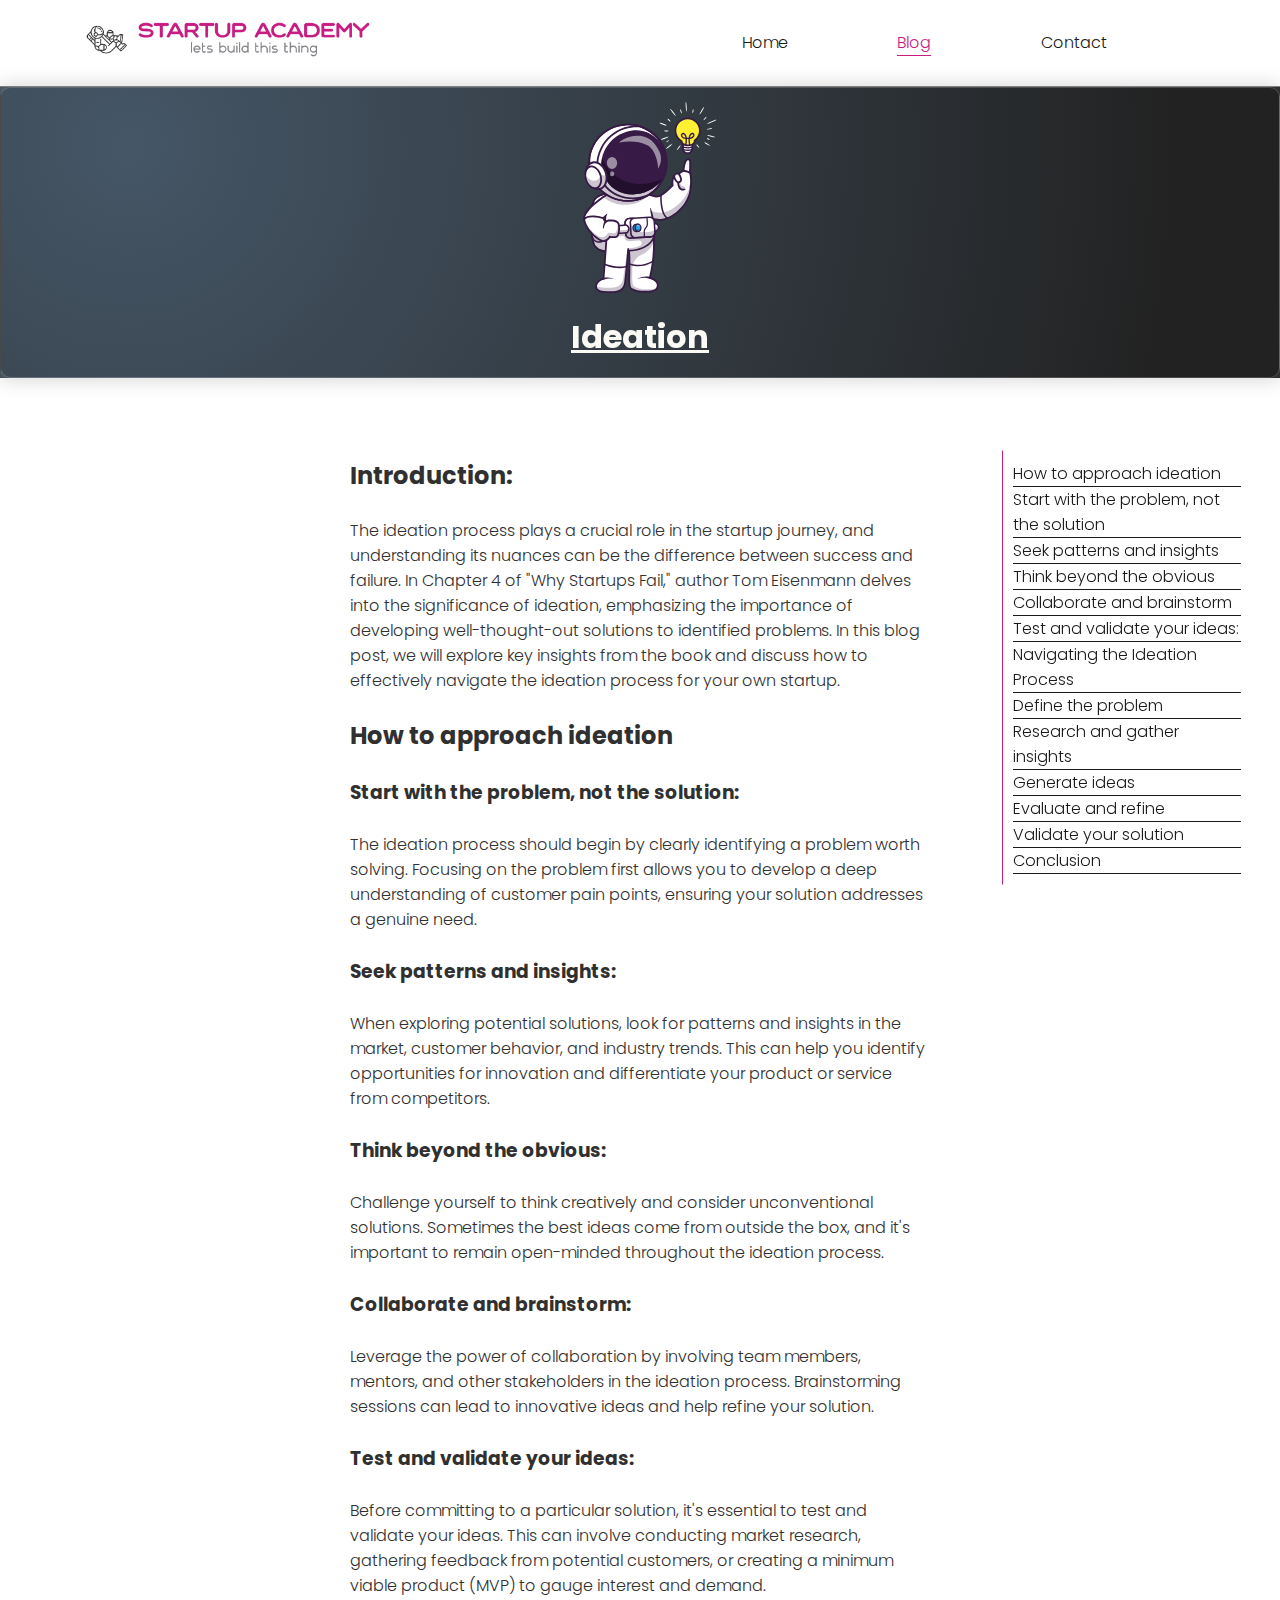
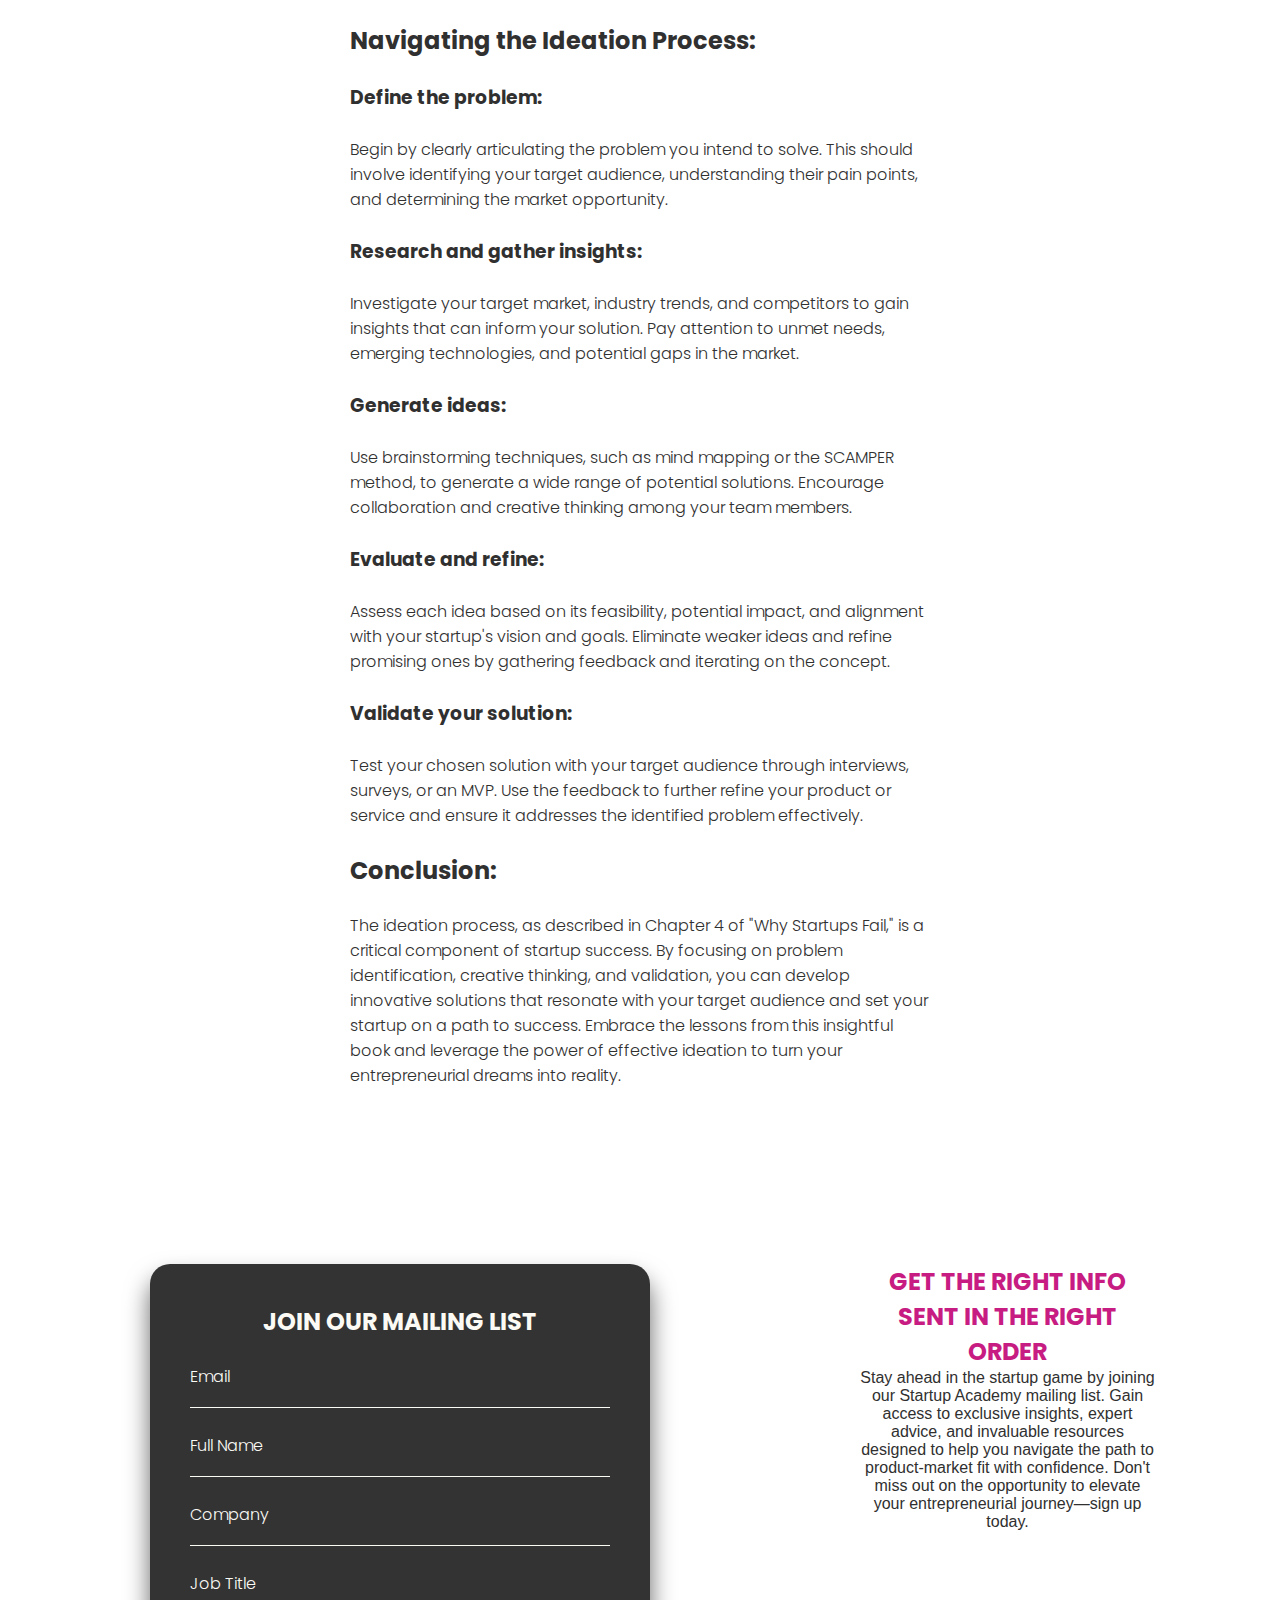
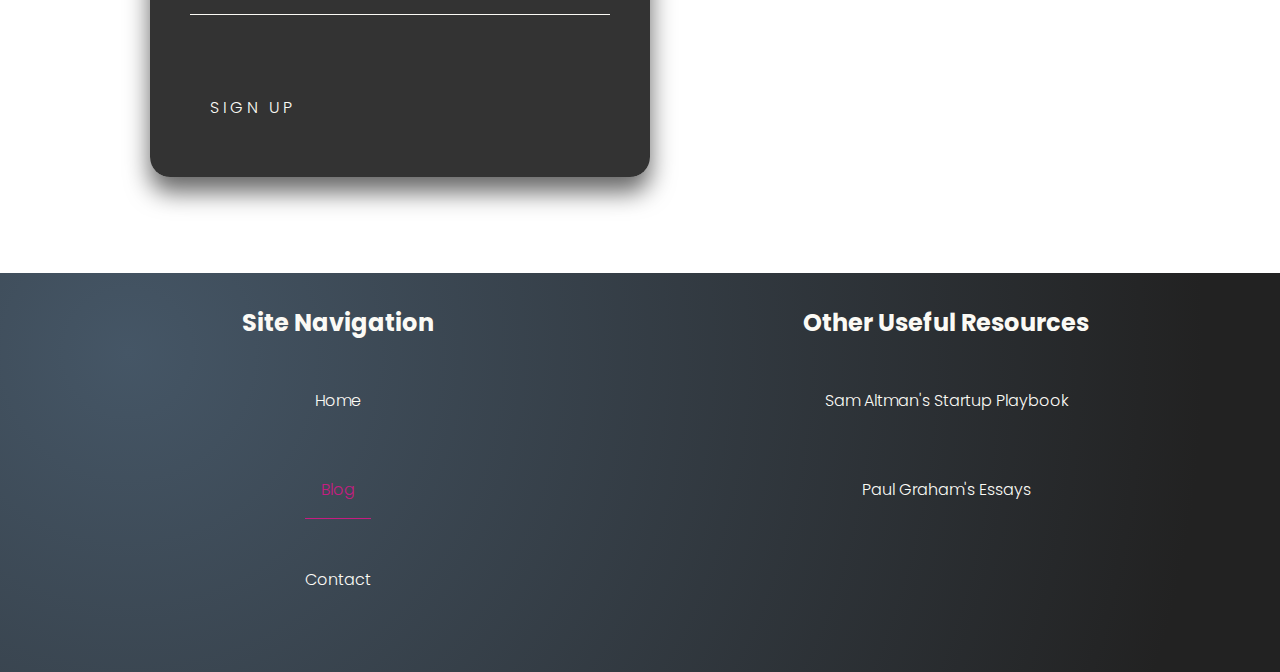
<file: ideation.html>
<!DOCTYPE html>
<html lang="en">

<head>
    <meta charset="UTF-8">
    <meta http-equiv="X-UA-Compatible" content="IE=edge">
    <meta name="viewport" content="width=device-width, initial-scale=1.0">
    <meta name="description" content="The best resource for Irish startup founders">
    <meta name="keywords" content="startup, entrepreneur, founder, ireland, dublin">
    <link rel="stylesheet" href="assets/css/style.css">
    <link rel="apple-touch-icon" sizes="180x180" href="assets/images/apple-touch-icon.png">
    <link rel="icon" type="image/png" sizes="32x32" href="assets/images/favicon-32x32.png">
    <link rel="icon" type="image/png" sizes="16x16" href="assets/images/favicon-16x16.png">
    <link rel="manifest" href="assets/images/site.webmanifest">
    <title>Startup Academy - Ideation</title>
</head>

<body id="body">
    <header>
        <!-- navigation bar -->
        <nav class="topnav" id="myTopnav">
            <!--website logo -->
            <a href="index.html" id="logo-link" aria-label="logo link that takes you to the home page">
                <img src="assets/images/logo/500px-logo-transparent-background.webp" alt="logo" id="logo">
            </a>
            <span class="icon" id="burger-menu-icon">
                <img src="assets/images/menu-icon.svg" class="fa fa-bars" alt="burger menu"></span>

            <!-- navigation links -->
            <ul>
                <li><a href="index.html" aria-label="link that takes you to the home page">Home</a></li>
                <li><a href="blog-home.html" class="active"
                        aria-label="navigation link that takes you to the blog home page">Blog</a></li>
                <li><a href="contact.html" aria-label="navigation link that takes you to the contact page">Contact</a>
                </li>
            </ul>
        </nav>
    </header>
    <main>
        <!--Blog Header Section -->
        <section id="blog-header">
            <div class="glassmorphism blog-header">
                <div class="hero-image-area hero-section">
                    <!-- hero image -->
                    <img src="assets/images/ideation.svg" alt="hero image" class="astronaut-ideating">
                </div>
                <h1>Ideation</h1>
            </div>
        </section>
        <button id="myBtn" title="Go to top" class="glassmorphism"><img src="assets/images/back-to-top.svg"
                alt="arrow pointing to the top"></button>
        <div class="content-margin-container">

            <!-- Blog Section -->
            <div class="blog-content">
                <div class="content-wrapper content-wrapper-first">
                    <h2>Introduction:</h2>
                    <br>
                    <p>The ideation process plays a crucial role in the startup journey, and understanding its nuances
                        can be the difference between success and failure. In Chapter 4 of "Why Startups Fail," author
                        Tom Eisenmann delves into the significance of ideation, emphasizing the importance of developing
                        well-thought-out solutions to identified problems. In this blog post, we will explore key
                        insights from the book and discuss how to effectively navigate the ideation process for your own
                        startup.</p>
                    <br>

                    <h2 id="heading-1">How to approach ideation</h2>
                    <br>

                    <h3 id="heading-1a">Start with the problem, not the solution:</h3>
                    <br>
                    <p>
                        The ideation process should begin by clearly identifying a problem worth solving. Focusing on
                        the problem first allows you to develop a deep understanding of customer pain points, ensuring
                        your solution addresses a genuine need.
                    </p>
                    <br>

                    <h3 id="heading-1b">Seek patterns and insights:</h3>
                    <br>
                    <p>
                        When exploring potential solutions, look for patterns and insights in the market, customer
                        behavior, and industry trends. This can help you identify opportunities for innovation and
                        differentiate your product or service from competitors.
                    </p>
                    <br>

                    <h3 id="heading-1c">Think beyond the obvious:</h3>
                    <br>
                    <p>
                        Challenge yourself to think creatively and consider unconventional solutions. Sometimes the best
                        ideas come from outside the box, and it's important to remain open-minded throughout the
                        ideation process.
                    </p>
                    <br>

                    <h3 id="heading-1d">Collaborate and brainstorm:</h3>
                    <br>
                    <p>
                        Leverage the power of collaboration by involving team members, mentors, and other stakeholders
                        in the ideation process. Brainstorming sessions can lead to innovative ideas and help refine
                        your solution.
                    </p>
                    <br>

                    <h3 id="heading-1e">Test and validate your ideas:</h3>
                    <br>
                    <p>
                        Before committing to a particular solution, it's essential to test and validate your ideas. This
                        can involve conducting market research, gathering feedback from potential customers, or creating
                        a minimum viable product (MVP) to gauge interest and demand.
                    </p>
                    <br>
                    <h2 id="heading-2">Navigating the Ideation Process:</h2>
                    <br>

                    <h3 id="heading-2a">Define the problem:</h3>
                    <br>
                    <p>
                        Begin by clearly articulating the problem you intend to solve. This should involve identifying
                        your target audience, understanding their pain points, and determining the market opportunity.
                    </p>
                    <br>

                    <h3 id="heading-2b">Research and gather insights:</h3>
                    <br>
                    <p>
                        Investigate your target market, industry trends, and competitors to gain insights that can
                        inform your solution. Pay attention to unmet needs, emerging technologies, and potential gaps in
                        the market.
                    </p>
                    <br>

                    <h3 id="heading-2c">Generate ideas:</h3>
                    <br>
                    <p>
                        Use brainstorming techniques, such as mind mapping or the SCAMPER method, to generate a wide
                        range of potential solutions. Encourage collaboration and creative thinking among your team
                        members.
                    </p>
                    <br>

                    <h3 id="heading-2d">Evaluate and refine:</h3>
                    <br>
                    <p>
                        Assess each idea based on its feasibility, potential impact, and alignment with your startup's
                        vision and goals. Eliminate weaker ideas and refine promising ones by gathering feedback and
                        iterating on the concept.
                    </p>
                    <br>

                    <h3 id="heading-2e">Validate your solution:</h3>
                    <br>
                    <p>
                        Test your chosen solution with your target audience through interviews, surveys, or an MVP. Use
                        the feedback to further refine your product or service and ensure it addresses the identified
                        problem effectively.
                    </p>
                    <br>
                    <h2 id="heading-3">Conclusion:</h2>
                    <br>
                    <p>The ideation process, as described in Chapter 4 of "Why Startups Fail," is a critical component
                        of startup success. By focusing on problem identification, creative thinking, and validation,
                        you can develop innovative solutions that resonate with your target audience and set your
                        startup on a path to success. Embrace the lessons from this insightful book and leverage the
                        power of effective ideation to turn your entrepreneurial dreams into reality.
                    </p>
                </div>
            </div>
        </div>

        <!-- Blog Sidebar Section -->

        <div class="chapter-sidebar glassmorphism" id="nav-sidebar">
            <div class="sidebar js-sidebar">
                <div class="sidebar-wrapper">
                    <ul class="sidebar-list">
                        <li class="sidebar-list-item"> <a class="sidebar-link" href="#heading-1"
                                aria-label="jump to How to approach ideation heading">How to approach
                                ideation</a> </li>
                        <li class="sidebar-list-item"> <a class="sidebar-link" href="#heading-1a "
                                aria-label="jumpt to Start with the problem, not the solution heading">Start with the
                                problem, not the solution</a> </li>
                        <li class="sidebar-list-item"><a class="sidebar-link" href="#heading-1b"
                                aria-label="jump to seek patterns and insights heading">Seek patterns and
                                insights</a></li>
                        <li class="sidebar-list-item"><a class="sidebar-link" href="#heading-1c"
                                aria-label="jump to think beyond the obvious heading">Think beyond the
                                obvious</a></li>
                        <li class="sidebar-list-item"> <a class="sidebar-link" href="#heading-1d"
                                aria-label="jump to collaborate and brainstorm heading">Collaborate and
                                brainstorm</a> </li>
                        <li class="sidebar-list-item"> <a class="sidebar-link" href="#heading-1e"
                                aria-label="jump to test and validate your ideas heading">Test and validate
                                your ideas:</a> </li>
                        <li class="sidebar-list-item"> <a class="sidebar-link" href="#heading-2"
                                aria-label="jump to navigating the problem heading">Navigating the
                                Ideation Process</a> </li>
                        <li class="sidebar-list-item"> <a class="sidebar-link" href="#heading-2a"
                                aria-label="jumpt to define the problem heading">Define the
                                problem</a>
                        </li>
                        <li class="sidebar-list-item"> <a class="sidebar-link" href="#heading-2b"
                                aria-label="jump to research and gather insights heading">Research and gather
                                insights</a>
                        </li>
                        <li class="sidebar-list-item"> <a class="sidebar-link" href="#heading-2c"
                                aria-label="jump to generate ideas heading">Generate ideas</a>
                        </li>
                        <li class="sidebar-list-item"> <a class="sidebar-link" href="#heading-2d"
                                aria-label="jump to evaluate and refine heading">Evaluate and
                                refine</a> </li>
                        <li class="sidebar-list-item"> <a class="sidebar-link" href="#heading-2e"
                                aria-label="jumpt to validate your solution heading">Validate your
                                solution</a> </li>
                        <li class="sidebar-list-item"> <a class="sidebar-link" href="#heading-3"
                                aria-label="jump to conclusion heading">Conclusion</a> </li>
                    </ul>
                </div>
            </div>
        </div>

        <!-- Contact Section -->
        <!-- Code Sourced From Coding Stella Codepen https://codepen.io/codingstella/pen/LYJKQxB-->
        <section class="contact-section">
            <div class="login-box">
                <h2>JOIN OUR MAILING LIST</h2>
                <form action="thank-you.html">
                    <div class="user-box">
                        <input type="email" name="email" id="email" required>
                        <label for="email">Email</label>
                    </div>
                    <div class="user-box">
                        <input type="text" name="full-name" id="full-name" required>
                        <label for="full-name">Full Name</label>
                    </div>
                    <div class="user-box">
                        <input type="text" name="company" id="company" required>
                        <label for="company">Company</label>
                    </div>
                    <div class="user-box">
                        <input type="text" name="job-title" id="job-title" required>
                        <label for="job-title">Job Title</label>
                    </div>
                    <div class="input-box">
                        <span></span>
                        <span></span>
                        <span></span>
                        <span></span>
                        <input type="submit" id="form-submit" value="submit"><label for="form-submit">SIGN UP</label>
                    </div>
                </form>
            </div>
            <div class="contact-text">
                <h2>GET THE RIGHT INFO SENT IN THE RIGHT ORDER</h2>
                <p>Stay ahead in the startup game by joining our Startup Academy mailing list. Gain access to exclusive
                    insights, expert advice, and invaluable resources designed to help you navigate the path to
                    product-market fit with confidence. Don't miss out on the opportunity to elevate your
                    entrepreneurial journey—sign up today.</p>
            </div>
        </section>
    </main>

    <!-- Footer Section -->

    <footer>
        <nav>
            <h2>Site Navigation</h2>
            <ul class="footer-nav">
                <li><a href="index.html" aria-label="navigation link to home page">Home</a></li>
                <li><a href="blog-home.html" class="active" aria-label="nabigation link to blog home page">Blog</a></li>
                <li><a href="contact.html" aria-label="navigation link to contact page">Contact</a></li>
            </ul>
        </nav>
        <div class="footer-nav">
            <h2>Other Useful Resources</h2>
            <ul class="footer-nav">
                <li>
                    <a href="https://playbook.samaltman.com/" target="_blank"
                        aria-label="link to an external website called Sam Altman's Startup Playbook">Sam Altman's
                        Startup Playbook</a>
                </li>
                <li>
                    <a href="http://www.paulgraham.com/articles.html" target="_blank"
                        aria-label="link to an external website called Paul Graham's Essays">Paul Graham's Essays</a>
                </li>
            </ul>
        </div>
    </footer>
    <script src="assets/js/app.js" defer></script>
    <script src="assets/js/blog.js" defer></script>
</body>

</html>
</file>
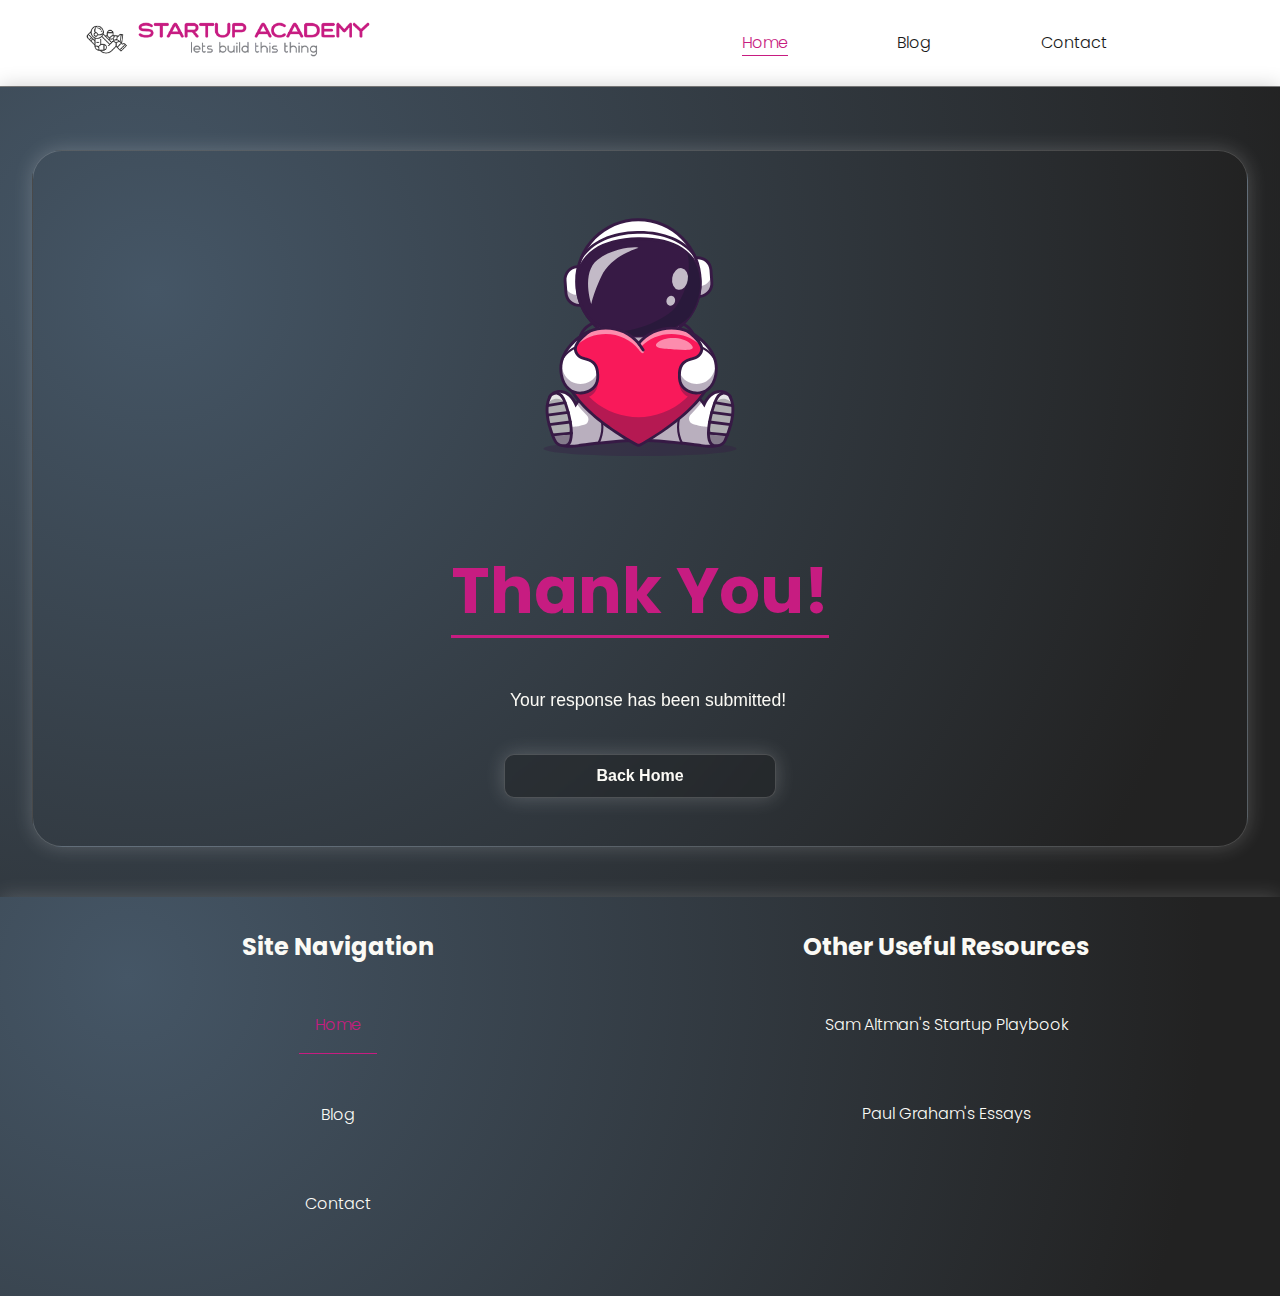
<file: thank-you.html>
<!DOCTYPE html>
<html lang="en">

<head>
    <meta charset="UTF-8">
    <meta http-equiv="X-UA-Compatible" content="IE=edge">
    <meta name="viewport" content="width=device-width, initial-scale=1.0">
    <meta name="description" content="The best resource for Irish startup founders">
    <meta name="keywords" content="startup, entrepreneur, founder, ireland, dublin">
    <link rel="stylesheet" href="assets/css/style.css">
    <link rel="apple-touch-icon" sizes="180x180" href="assets/images/apple-touch-icon.png">
    <link rel="icon" type="image/png" sizes="32x32" href="assets/images/favicon-32x32.png">
    <link rel="icon" type="image/png" sizes="16x16" href="assets/images/favicon-16x16.png">
    <link rel="manifest" href="assets/images/site.webmanifest">
    <title>Startup Academy - Thank You</title>
</head>

<body id="body">
    <header>
        <!-- navigation bar -->
        <nav class="topnav" id="myTopnav">
            <!--website logo -->
            <a href="index.html" id="logo-link" aria-label="Logo element with link to jump to the home page">
                <img src="assets/images/logo/500px-logo-transparent-background.webp" alt="logo" id="logo">
            </a>
            <span class="icon" id="burger-menu-icon">
                <img src="assets/images/menu-icon.svg" class="fa fa-bars" alt="burger menu"></span>

            <!-- navigation links -->
            <ul>
                <li><a href="index.html" class="active" aria-label="Jump to the home page">Home</a></li>
                <li><a href="blog-home.html" aria-label="Jump to the blog home page">Blog</a></li>
                <li><a href="contact.html" aria-label="Jump to the contact page">Contact</a></li>
            </ul>
        </nav>
    </header>
    <main>
        <!-- Hero Section -->
        <section id="hero">
            <div class="glassmorphism hero thank-you-hero">
                <div class="hero-image-area hero-section">
                    <!-- hero image -->
                    <img src="assets/images/thank-you.svg" alt="hero image">
                </div>
                <div class="hero-text-area hero-section">
                    <h1><span class="primary">Thank You!</span></h1>
                    <p>Your response has been submitted!</p>
                    <div id="hero-button-container">
                        <button type="button" onclick="window.location.href = 'index.html'">Back Home</button>
                    </div>
                </div>
            </div>
        </section>
    </main>
    <!-- Footer Section -->

    <footer>
        <nav>
            <h2>Site Navigation</h2>
            <ul class="footer-nav">
                <li><a href="index.html" class="active" aria-label="Jump to the home page">Home</a></li>
                <li><a href="blog-home.html" aria-label="Jump to the blog home page">Blog</a></li>
                <li><a href="contact.html" aria-label="Jump to the contact page">Contact</a></li>
            </ul>
        </nav>
        <div class="footer-nav">
            <h2>Other Useful Resources</h2>
            <ul class="footer-nav">
                <li>
                    <a href="https://playbook.samaltman.com/" target="_blank"
                        aria-label="Link to an external website called Sam Altman's Startup Playbook">Sam Altman's
                        Startup Playbook</a>
                </li>
                <li>
                    <a href="http://www.paulgraham.com/articles.html" target="_blank"
                        aria-label="Link to an external website called Paul Graham's Essays">Paul Graham's Essays</a>
                </li>
            </ul>
        </div>
    </footer>
    <script src="assets/js/app.js" defer></script>
</body>

</html>
</file>
<file: assets/css/style.css>
@import url('https://fonts.googleapis.com/css2?family=Neuton&family=Poppins&display=swap');

* {
  margin: 0;
  padding: 0;
  box-sizing: border-box;
}

:root {
  --global-font-family: Poppins, Neuton;
  --global-text-color: #191919;
  --global-primary-title-size: 2rem;
  --global-color-primary: #C71C81;
  --global-color-secondary: #7D7F81;
  --global-color-background: #FBFAF5;
  --global-color-danger: #ff6542;
  --global-body--background: radial-gradient(circle at 10% 20%, rgb(69, 86, 102) 0%, rgb(34, 34, 34) 90%);
  --global-glow--color: rgba(199, 28, 128, 0.2);
}

html {
  scroll-behavior: smooth;
}

body {
  font-family: Poppins, sans-serif;
  font-weight: 300;
  color: #303030;
  background-color: var(--global-color-background);
}

.glassmorphism {
  background: rgba(255, 255, 255, 0.322);
  box-shadow: 0 0px 20px 0 rgba(255, 255, 255, 0.2);
  backdrop-filter: blur(3px);
  -webkit-backdrop-filter: blur(9.5px);
  border-radius: 10px;
  border: 1px solid rgba(255, 255, 255, 0.18);
}

/* ======================================== navigation, headings and logo ======================================== */

#logo {
  display: inline-block;
  max-width: 20rem;
  min-width: 15rem;
  width: 100%;
  margin: .25rem;
}

/* navigation bar */
nav {
  display: flex;
  flex-flow: wrap;
  top: 0;
  z-index: 1;
  justify-content: space-between;
  align-items: center;
  width: 100%;
  padding: 0 5%;
  border-bottom: 1px solid grey;
}

/* navigation bar unordered list of page links */

nav ul {
  display: flex;
  list-style: none;
  text-decoration: none;
  justify-content: space-evenly;
  margin: .25rem;
  width: 50%;
}

/* logo */

#logo-link {
  align-self: flex-start;
}

/* navigation bar links */

nav ul li {
  padding: .25rem;
  display: flex;
}

nav ul li a {
  text-decoration: none;
  color: var(--global-text-color)
}

nav ul li a:hover {
  color: var(--global-color-primary);
  border-bottom: 1px solid var(--global-color-primary);
}

.active {
  color: var(--global-color-primary);
  border-bottom: 1px solid var(--global-color-primary);
}

.topnav .icon {
  display: none;
}

.fa {
  color: var(--global-color-primary);
  height: 15px;
  width: 100%;
}

/* ======================================== main content ======================================== */

.content-margin-container {
  margin: 0 5%;
}

#myBtn {
  display: none; /* Hidden by default */
  position: fixed; /* Fixed/sticky position */
  bottom: 20px; /* Place the button at the bottom of the page */
  right: 20px; /* Place the button 30px from the right */
  z-index: 99; /* Make sure it does not overlap */
  border: 1px solid var(--global-color-primary); /* Remove borders */
  outline: none; /* Remove outline */
  opacity: 0.8;
  color: var(--global-text-color); /* Text color */
  cursor: pointer; /* Add a mouse pointer on hover */
  padding: 15px; /* Some padding */
  border-radius: 10px; /* Rounded corners */
  font-size: 18px; /* Increase font size */
  width: fit-content;
}

#myBtn:hover {
  background-color: var(--global-color-primary);
  /* Add a dark-grey background on hover */
  opacity: 1;
  box-shadow: 0 0 5px var(--global-color-primary), 
  0 0 7.5px var(--global-color-primary), 
  0 0 7.5px var(--global-color-primary), 
  0 0 10px var(--global-color-primary);
  color: var(--global-color-background);
}

#myBtn img {
  width: 20px;
  height: 20px;
}

/* ======================================== hero section ======================================== */

#hero {
  min-height: 90vh;
  background: var(--global-body--background);
  width: 100%;
  display: flex;
  flex-direction: column;
  justify-content: center;
  align-items: center;
  box-shadow: 0 0px 20px 0 rgba(0, 0, 0, 0.2);
}

.hero {
  display: flex;
  margin: 2.5% 5% 1.5% 5%;
  flex-wrap: wrap;
  background: var(--global-body--background);
  width: 95%;
  height: 80%;
  border-radius: 30px;
}

.hero-text-area {
  display: flex;
  flex-direction: column;
  justify-content: center;
  padding: 2rem 2rem 2rem 10%;
  width: 50%;
}

.hero-image-area {
  width: 50%;
  max-height: 90%;
  display: flex;
  justify-content: center;
  align-items: center;
  background-position: center;
}

.hero-image-area img {
  width: 100%;
  height: 100%;
  max-height: 50vh;
  max-height: 750px;
  object-fit: contain;
}

.hero-text-area h1 {
  font-size: 2.5rem;
  margin-bottom: 1rem;
  padding: 1rem;
  color: var(--global-color-background);
}

.hero-text-area p {
  font-size: 1.1rem;
  font-family: sans-serif;
  margin-bottom: 1.5rem;
  line-height: 1.6;
  padding: 0 0 0 1rem;
  color: var(--global-color-background);
}

.primary {
  color: var(--global-color-primary);
  border-bottom: 3px solid var(--global-color-primary);
}

#hero-button-container {
  display: flex;
  flex-direction: row;
  justify-content: space-between;
  gap: 5px;
  width: 100%;
}

button {
  font-size: 1rem;
  font-weight: 600;
  padding: 0.75rem 1.5rem;
  cursor: pointer;
  transition: all 0.3s ease;
  margin: 1rem auto 1rem auto;
  width: 50%;
  color: var(--global-color-background);
  background: rgba(25, 25, 25, 0.322);
  box-shadow: 0 0px 20px 0 rgba(255, 255, 255, 0.2);
  backdrop-filter: blur(3px);
  -webkit-backdrop-filter: blur(9.5px);
  border-radius: 10px;
  border: 1px solid rgba(255, 255, 255, 0.18);
}

.main-button {
  box-shadow: 0 0 5px var(--global-color-primary),
    0 0 7.5px var(--global-color-primary),
    0 0 7.5px var(--global-color-primary),
    0 0 10px var(--global-color-primary);
  color: var(--global-color-primary);
}

button:hover {
  background: var(--global-color-primary);
}

.hero button:hover {
  background: var(--global-color-primary);
  color: #fff;
  border-radius: 5px;
  box-shadow: 0 0 5px var(--global-color-primary),
    0 0 25px var(--global-color-primary),
    0 0 50px var(--global-color-primary),
    0 0 100px var(--global-color-primary);
}

.fa-arrow-down {
  display: flex;
  justify-content: center;
  align-items: center;
  padding-top: 40px;
}

.arrow img {
  width: 5%;
}

body { background: none}
a { color: white; text-decoration: none; }

.arrow {
  text-align: center;
}
.bounce {
  -moz-animation: bounce 2s infinite;
  -webkit-animation: bounce 2s infinite;
  animation: bounce 2s infinite;
}

@keyframes bounce {
  0%, 20%, 50%, 80%, 100% {
    transform: translateY(0);
  }
  40% {
    transform: translateY(-10px);
  }
  60% {
    transform: translateY(-20px);
  }
}

/* ======================================== tab section ======================================== */

.tab-section {
  margin: 5% 0;
}

.tab-container {
  display: flex;
  justify-content: center;
  width: 100%;
  height: 100%;
  padding: 2rem 2rem 0 2rem;
}

.tab-content-container {
  display: flex;
  flex-direction: row;
  justify-content: center;
  align-items: center;
  width: 100%;
  height: 100%;
  padding: 2rem;
  box-shadow: 0 0px 20px 0 rgba(255, 255, 255, 0.2);
}

/* Style the tab */
.tab {
  overflow: hidden;
  display: flex;
  justify-content: space-around;
  align-items: center;
  gap: 2%;
  width: 100%;
  background-color: var(--global-color-background);
  box-shadow: 0 0px 20px 0 rgba(19, 19, 19, 0.2);
}

.tab-section h2,
.tab-section p {
  text-align: center;
}

.tab-section h2 {
  margin: 1rem 0 1rem 0;
  color: var(--global-color-primary);
  font-size: 2rem;
}

/* Style the buttons that are used to open the tab content */
.tab button {
  background: rgba(0, 0, 0, 0.8);
  border: none;
  outline: none;
  cursor: pointer;
  padding: 14px 16px;
  margin-right: 1%;
  margin-left: 1%;
  transition: 0.3s;
  box-shadow: 0 0px 20px 0 var(--global-glow--color);
}

/* Change background color of buttons on hover */
.tab button:hover {
  background: var(--global-color-primary);
  border: 1px solid rgba(255, 255, 255, 0.35);
  color: #fff;
  border-radius: 5px;
  box-shadow: 0 0 20px var(--global-color-primary);
}

/* Create an active/current tablink class */
.tab button.active {
  background-color: var(--global-color-primary);
  color: var(--global-color-background);
}

/* Style the tab content */
.tabcontent {
  display: flex;
  flex-grow: 1;
  gap: 0.25rem;
  flex-direction: column;
  align-items: center;
  padding: 6px 10px;
  box-shadow: 0 0px 20px 0 rgba(19, 19, 19, 0.2);
}

.tabcontent img {
  width: 30%;
  max-height: 30vh;
  min-width: 200px;
  object-fit: contain;
}

.tabcontent h2 {
  color: var(--global-color-primary);
}

.tabcontent p {
  font-family: sans-serif;
  width: 50%;
  text-align: center;
  display: -webkit-box;
  -webkit-line-clamp: 2;
  -webkit-box-orient: vertical;
  overflow: hidden;
}

.tabcontent button {
  background-color: rgba(0, 0, 0, 0.8);
  width: 25%;
}

.tabcontent button:hover {
  background: var(--global-color-primary);
  border: 1px solid rgba(255, 255, 255, 0.35);
  color: #fff;
  border-radius: 5px;
  box-shadow: 0 0 5px var(--global-color-primary),
    0 0 25px var(--global-color-primary),
    0 0 50px var(--global-color-primary),
    0 0 100px var(--global-color-primary);
}

/* ======================================== Contact section ======================================== */

.contact-section {
  display: flex;
  justify-content: space-around;
  width: 100%;
  height: 100%;
  padding: 2rem;
  margin: 5% 0;
  box-shadow: 0 0px 20px 0 rgba(255, 255, 255, 0.2);
}

.contact-text {
  display: flex;
  flex-direction: column;
  width: 100%;
  max-width: 300px;
}

.contact-text p {
  font-family: sans-serif;
  width: 100%;
  text-align: center;
}

.contact-text h2 {
  color: var(--global-color-primary);
  text-align: center;
}

.login-box {
  width: 100%;
  max-width: 500px;
  padding: 40px;
  background: rgba(0, 0, 0, 0.8);
  box-shadow: 0 15px 25px rgba(0, 0, 0, .6);
  border-radius: 20px;
  margin-left: 3vh;
  margin-right: 3vh;
}

.login-box h2 {
  margin: 0 0 30px;
  padding: 0;
  color: var(--global-color-background);
  text-align: center;
}

.login-box .user-box {
  position: relative;
}

.login-box .user-box input {
  width: 100%;
  padding: 10px 0;
  font-size: 16px;
  color: var(--global-color-background);
  margin-bottom: 30px;
  border: none;
  border-bottom: 1px solid var(--global-color-background);
  outline: none;
  background: transparent;
}

.login-box .user-box label {
  position: absolute;
  top: -15px;
  left: 0;
  padding: 10px 0;
  font-size: 16px;
  color: var(--global-color-background);
  pointer-events: none;
  transition: .5s;
}

.login-box .user-box input:focus~label,
.login-box .user-box input:valid~label {
  top: -20px;
  left: 0;
  color: var(--global-color-background);
  font-size: 12px;
}

.login-box form .input-box {
  position: relative;
  display: inline-block;
  padding: 10px 20px;
  color: var(--global-color-background);
  font-size: 16px;
  text-decoration: none;
  text-transform: uppercase;
  overflow: hidden;
  transition: .5s;
  margin-top: 40px;
  letter-spacing: 4px
}

.login-box .input-box:hover {
  background: var(--global-color-primary);
  color: #fff;
  border-radius: 5px;
  box-shadow: 0 0 5px var(--global-color-primary),
    0 0 25px var(--global-color-primary),
    0 0 50px var(--global-color-primary),
    0 0 100px var(--global-color-primary);
}

.login-box .input-box span {
  position: absolute;
  display: block;
}

.login-box .input-box span:nth-child(1) {
  top: 0;
  left: -100%;
  width: 100%;
  height: 2px;
  background: linear-gradient(90deg, transparent, var(--global-color-primary));
  animation: btn-anim1 1s linear infinite;
}

/*keyframes are used to animate the buttons on the sigup box*/

@keyframes btn-anim1 {
  0% {
    left: -100%;
  }

  50%,
  100% {
    left: 100%;
  }
}

.login-box .input-box span:nth-child(2) {
  top: -100%;
  right: 0;
  width: 2px;
  height: 100%;
  background: linear-gradient(180deg, transparent, var(--global-color-primary));
  animation: btn-anim2 1s linear infinite;
  animation-delay: .25s
}

/*keyframes are used to animate the buttons on the sigup box*/
@keyframes btn-anim2 {
  0% {
    top: -100%;
  }

  50%,
  100% {
    top: 100%;
  }
}

.login-box .input-box span:nth-child(3) {
  bottom: 0;
  right: -100%;
  width: 100%;
  height: 2px;
  background: linear-gradient(270deg, transparent, var(--global-color-primary));
  animation: btn-anim3 1s linear infinite;
  animation-delay: .5s
}

/*keyframes are used to animate the buttons on the sigup box*/
@keyframes btn-anim3 {
  0% {
    right: -100%;
  }

  50%,
  100% {
    right: 100%;
  }
}

.login-box .input-box span:nth-child(4) {
  bottom: -100%;
  left: 0;
  width: 2px;
  height: 100%;
  background: linear-gradient(360deg, transparent, var(--global-color-primary));
  animation: btn-anim4 1s linear infinite;
  animation-delay: .75s
}

.login-box .input-box input[type="submit"]{
  display:none;
}

/*keyframes are used to animate the buttons on the sigup box*/
@keyframes btn-anim4 {
  0% {
    bottom: -100%;
  }

  50%,
  100% {
    bottom: 100%;
  }
}

/* ======================================== footer section ======================================== */

footer {
  display: flex;
  flex-wrap: wrap;
  flex-direction: row;
  justify-content: space-around;
  align-items: flex-start;
  width: 100%;
  height: 100%;
  padding: 2rem;
  background: var(--global-body--background);
  color: var(--global-color-background);
  box-shadow: 0 0px 20px 0 rgba(255, 255, 255, 0.2);
}

footer nav {
  display: flex;
  flex-wrap: wrap;
  flex-direction: column;
  align-items: center;
  justify-content: center;
  border: none;
  width: fit-content;
  flex-grow: 1;
}

footer div {
  display: flex;
  justify-content: space-between;
  align-items: center;
  flex-grow: 1;
  width: 25%;
}

.footer-nav {
  display: flex;
  flex-direction: column;
  justify-content: center;
  align-items: center;
}

footer ul li {
  display: flex;
  text-align: center;
  justify-content: center;
  align-items: center;
  padding: 1rem;
}

footer ul li a {
  padding: 1rem;
  display: flex;
  justify-content: center;
  align-items: center;
  text-decoration: none;
  color: var(--global-color-background);
}

footer ul li a:hover {
  color: var(--global-color-primary);
  border-bottom: 1px solid var(--global-color-primary);
}

footer ul li a:visited {
  color: var(--global-color-background);
  text-decoration-line: line-through;
}

footer ul {
  display: flex;
  flex-direction: column;
  justify-content: center;
  align-items: center;
  list-style: none;
  margin: 1rem;
}

footer nav h2, footer div h2 {
  text-align: center;
  align-self: center;
}

.contact-main h1 {
  margin: 0 auto 0 auto;
  text-align: center;
  padding-top: 2rem;
  color: var(--global-color-primary);
}

/*======================================== Blog Page ======================================== */

.content-wrapper {
  padding-top: 80px;
  padding-bottom: 80px;
  max-width: 580px;
  margin: 0 auto 0 auto;
}

#blog-header {
  min-height: 25vh;
  background: var(--global-body--background);
  width: 100%;
  display: flex;
  flex-direction: column;
  justify-content: center;
  align-items: center;
  box-shadow: 0 0px 20px 0 rgba(0, 0, 0, 0.2);
  z-index: -1;
}

.astronaut-ideating {
  width: 100%;
  height: 100%;
}

.blog-header img {
  max-height: 25vh;
}

.blog-header h1 {
  color: var(--global-color-background);
  font-size: 2rem;
  font-weight: 700;
  margin: 0;
  padding-bottom: 1rem;
  text-decoration: underline;
}

.blog-header {
  width: 100%;
  height: 100%;
  display: flex;
  flex-direction: column;
  justify-content: center;
  align-items: center;
  z-index: 0;
  background: var(--global-body--background);
}

.blog-header .hero-image-area {
  z-index: 1;
}

.blog-content {
  overflow: visible;
  height: fit-content;
}

.chapter-sidebar {
  position: absolute;
  padding: 10px 10px;
  right: 28px;
  top: 450px;
  max-width: 250px;
  border-left: 1px solid var(--global-color-primary);
  border-radius: 0px;
}

.chapter-sidebar ul {
  list-style: none;
  padding: 0;
  margin: 0;
}

.chapter-sidebar ul li a {
  color: var(--global-text-color);
  text-align: left;
  text-decoration: none;
  display: block;
  border-bottom: 1px solid var(--global-text-color);
}

.sidebar-sticky {
  position: fixed;
  top: 20px;
  right: 28px;
  overflow: visible;
  height: fit-content;
  z-index: 0;
}

.contact-section {
  z-index: 1;
}

/*======================================== Blog Home Page ======================================== */

.card {
  /* Add shadows to create the "card" effect */
  box-shadow: 0 4px 8px 0 rgba(0, 0, 0, 0.2);
  transition: 0.3s;
  margin-top: 5%;
  display: flex;
  align-items: center;
  border-radius: 20px;
}

.card-image-left {
  display: flex;
  align-items: center;
}

.card-image-right img {
  order: 1;
}

.card-image-right .card-container {
  order: 0;
}

.card img {
  width: 100%;
  height: 20vh;
  margin: 0 2rem;
}

/* On mouse-over, add a deeper shadow */
.card:hover {
  box-shadow: 0 8px 16px 0 rgba(0, 0, 0, 0.2);
}

/* Add some padding inside the card container */
.card-container {
  padding: 1rem 2rem;
  max-height: 40vh;
}

.card-container p {
  -webkit-line-clamp: 3;
  -webkit-box-orient: vertical;
  overflow: hidden;
  display: -webkit-box;
}

/* ======================================== Thank You Page ======================================== */

.thank-you-hero {
  flex-direction: column;
  justify-content: center;
  align-items: center;
}

.thank-you-hero h1 {
  font-size: 4rem;
  text-align: center;
  padding: 2rem;
}

.thank-you-hero p {
  text-align: center;
}

.thank-you-hero img {
  max-height: 40vh;
}

.thank-you-hero .hero-text-area {
  padding: 0rem 2rem 2rem 2rem;
}

/* ======================================== Breakpoints ======================================== */

/* Semi-large screens */
@media all and (max-width: 1200px) {

  /* Adjust hero-text-area padding for screens up to 1200px */
  .hero-text-area {
    padding: 1rem 0 1rem 2rem;
  }

  /* Hide chapter-sidebar for screens up to 1200px */
  .chapter-sidebar {
    display: none;
  }
}

/* 1000px screens */
@media all and (max-width: 1000px) {

  /* ========= Hero Section ========= */

  /* Make hero section a column layout for screens up to 1000px */
  .hero {
    flex-direction: column;
  }

  /* Adjust hero-text-area width, order and padding for screens up to 1000px */
  .hero-text-area {
    width: 100%;
    order: 1;
    padding: 0 4rem 2rem 4rem;
  }

  /* Adjust hero-image-area width and order for screens up to 1000px */
  .hero-image-area {
    width: 100%;
    order: 0;
  }

  /* Adjust hero image size for screens up to 1000px */
  .hero img {
    max-height: 40vh;
  }

  /* Adjust hero header font size and alignment for screens up to 1000px */
  .hero h1 {
    font-size: 2rem;
    text-align: center;
  }

  /* Adjust hero paragraph font size and alignment for screens up to 1000px */
  .hero p {
    font-size: 1rem;
    text-align: center;
  }

  /* ========= Tab Section ========= */

  /* Adjust tab section button font size for screens up to 1000px */
  .tab-section button {
    font-size: 0.8rem;
  }
}

/* 900 px screens */
@media all and (max-width: 900px) {

  /* Hide top navigation unordered list for screens up to 900px */
  .topnav ul {
    display: none;
  }

  /* Display burger menu icon for screens up to 900px */
  .topnav span.icon {
    display: block;
  }

  /* Adjust top navigation responsiveness for screens up to 900px */
  .topnav.responsive {
    position: relative;
  }

  /* Adjust top navigation responsive unordered list for screens up to 900px */
  .topnav.responsive ul {
    float: none;
    display: flex;
    flex-direction: column;
    width: 100%;
    align-items: center;
    text-align: left;
  }

  /* Adjust top navigation responsive logo link for screens up to 900px */
  .topnav.responsive #logo-link {
    margin: 0 auto 0 auto;
  }

}

/* Medium screens */
@media all and (max-width: 800px) {
  
  /* Wrap tab buttons for screens up to 800px */
  .tab {
    flex-wrap: wrap;
  }

  /* Adjust tab button minimum width for screens up to 800px */
  .tab button {
    min-width: 50vw;
  }

  /* Adjust tab content container button width for screens up to 800px */
  .tab-content-container button {
    width: fit-content;
  }

  /* Adjust tab button margin and width for screens up to 800px */
  .tab button {
    margin-top: 0.25rem;
    margin-bottom: 0.25rem;
    width: 100%;
  }

  /* Adjust contact-section layout for screens up to 800px */
  .contact-section {
    flex-direction: column;
    align-items: center;
  }

  /* Adjust contact-text order, width, and margin for screens up to 800px */
  .contact-text {
    order: 0;
    width: 100%;
    max-width: none;
    margin: 0 5% 5% 5%;
  }

  /* Adjust login-box order for screens up to 800px */
  .login-box {
    order: 1;
  }

  /* Adjust card layout for screens up to 800px */
  .card {
    flex-direction: column;
    align-items: center;
    justify-content: center;
  }

  /* Adjust card-container layout for screens up to 800px */
  .card .card-container {
    display: flex;
    flex-direction: column;
    align-items: center;
  }

  /* Adjust card-container paragraph and header alignment for screens up to 800px */
  .card-container p,
  .card-container h2 {
    text-align: center;
  }

  /* Adjust card-image-right image order for screens up to 800px */
  .card-image-right img {
    order: -1;
  }
}

/* Small screens */
@media all and (max-width: 500px) {

   /* Adjust hero-text-area width, order and padding for screens up to 1000px */
   .hero-text-area {
    order: 0;
  }

  .arrow {
    display:none;
  }

  /* Adjust hero-image-area width and order for screens up to 1000px */
  .hero-image-area {
    order: 1;
  }

  /* Adjust logo image width for screens up to 500px */
  nav #logo-link img {
    width: 50vw;
  }

  /* Adjust hero section margin for screens up to 500px */
  .hero {
    margin: 2%;
  }

  /* Adjust hero-text-area padding for screens up to 500px */
  .hero-text-area {
    padding: 5%;
  }

  /* Adjust hero header font size and alignment for screens up to 500px */
  .hero h1 {
    font-size: 1.25rem;
    text-align: center;
  }

  /* Adjust hero paragraph font size and alignment for screens up to 500px */
  .hero p {
    font-size: 1rem;
    text-align: center;
  }

  /* Adjust hero image size for screens up to 500px */
  .hero img {
    max-height: 35vh;
  }

  /* Adjust hero button container layout for screens up to 500px */
  #hero-button-container {
    flex-direction: column;
  }

  /* Adjust hero button text alignment and width for screens up to 500px */
  .hero button {
    text-align: center;
    min-width: fit-content;
  }

  /* Adjust tab content container header font size and alignment for screens up to 500px */
  .tab-content-container h2 {
    font-size: 1.25rem;
    text-align: center;
  }

  /* Adjust tab content container paragraph font size and alignment for screens up to 500px */
  .tab-content-container p {
    font-size: 1rem;
    text-align: center;
  }

  /* Adjust tab content container image size for screens up to 500px */
  .tab-content-container img {
    max-height: 20vh;
  }

  /* Adjust tab content container button width for screens up to 500px */
  .tab-content-container button {
    width: fit-content;
  }

 

  /* Adjust top navigation logo to remove tagline */
  #logo {
    content: url("../images/logo/shortened-logo-transparent-background.webp");
    min-width: 10rem;
  }

  #logo-link{
    width: 50vw;
    min-width: 0px;
  }

  nav{
    
  }

  #myBtn {
    bottom: 20px; /* Place the button at the bottom of the page */
    right: 10px; /* Place the button 30px from the right */
  }

  footer {
    flex-direction: column;
    align-items: center;
  }

  

}
</file>
